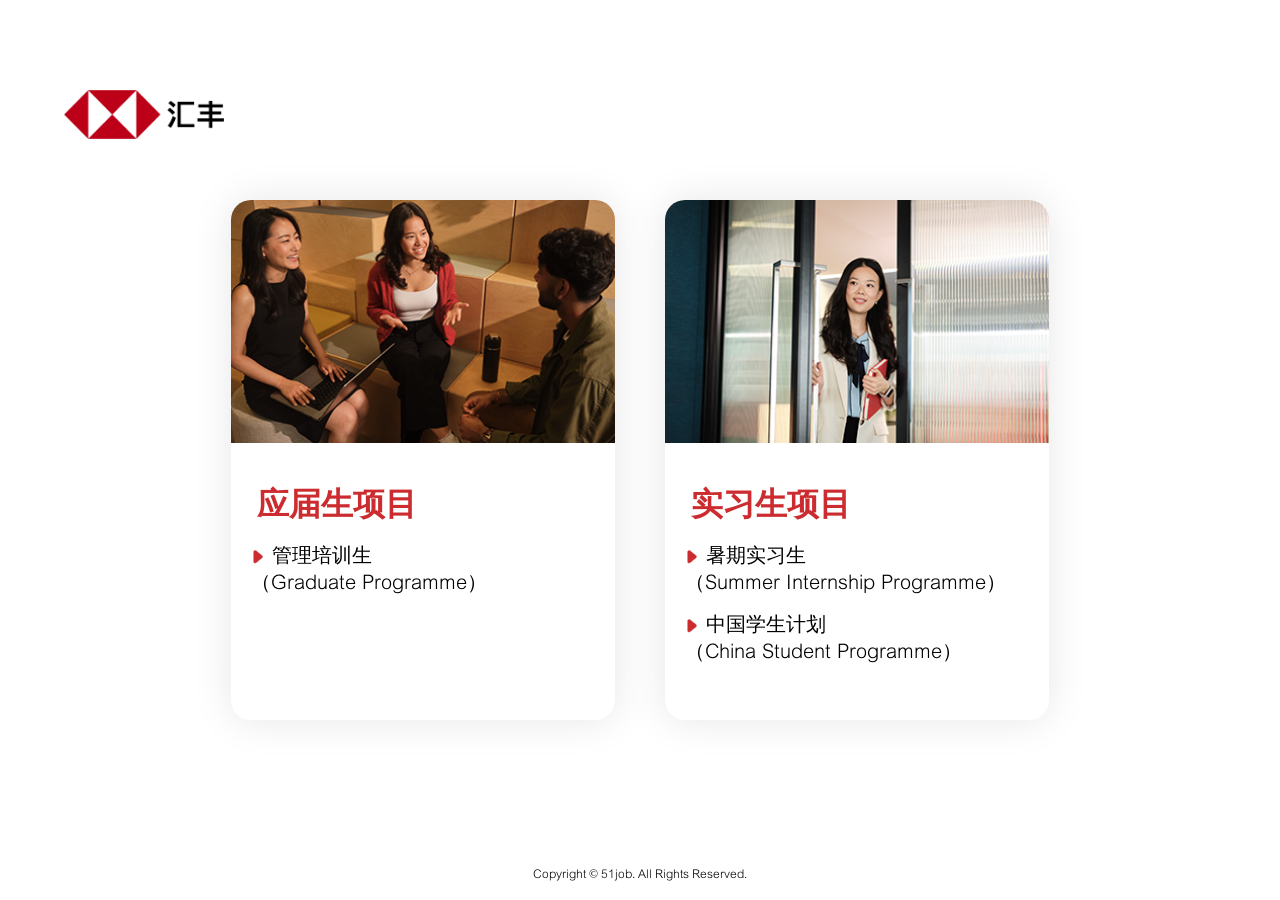
<file: index.html>
<!DOCTYPE html>
<html lang="en">
  <head>
    <!-- JSl70ee6Jeu8oxGMrnHo3wvqVj9bJJhqny8ovd8jeAdW8zS6lGyMfg4YvP5ZGYLPdS2XzC8arn1nfU9tlh5NT6Po3hvJfE0NNgPdnr4VinI= -->
    <!-- 是否使用数据接口：否 -->
    <meta charset="UTF-8" />
    <meta name="viewport" content="width=device-width, initial-scale=1.0" />
    <meta http-equiv="X-UA-Compatible" content="ie=edge" />
    <meta http-equiv="Content-Type" content="text/html; charset=utf-8" />
    <meta name="viewport" content="width=device-width,initial-scale=1" />
    <title>汇丰银行2026校园招聘</title>
    <meta
      content="汇丰银行2026校园招聘，前程无忧为您提供最新招聘职位，校园招聘信息，面试技巧等。帮助您顺利踏入汇丰银行2026校园的大门，开启一段崭新的职业生涯。"
      name="description"
    />
    <meta
      content="汇丰银行2026校园招聘,汇丰银行2026校园招聘信息,汇丰银行2026校园招聘"
      name="keywords"
    />
    <meta http-equiv="expires" content="0" />
    <meta http-equiv="pragma" content="no-cache" />
    <meta http-equiv="cache-control" content="no-cache" />
    <meta name="format-detection" content="telephone=no" />
    <meta
      name="viewport"
      content="width=device-width,initial-scale=1,minimum-scale=1,maximum-scale=1,user-scalable=no"
    />
    <meta name="viewport" content="width=1280" />
    <meta name="robots" content="all" />
    <meta http-equiv="cache-control" content="no-siteapp" />
    <meta name="render" content="webkit|ie-comp|ie-stand" />
    <link rel="stylesheet" href="./css/reset.min.css" />
    <!-- <link rel="stylesheet" href="./css/style.css"> -->
    <!-- <script src="https://campus.51job.com/51job-ideal-cdn/ienv/2022d1d1d5/ienv.min.js"></script>
  <script src="https://campus.51job.com/51job-ideal-cdn/jquery/2022d1d12d4/jquery.min.js"></script> -->
    <script type="text/javascript">
      if (/(iPhone|iPad|iPod|iOS|Android)/i.test(navigator.userAgent)) {
        window.location.href = "./m/index.html";
      } else {
      }
    </script>
    <!-- 51统计 -->
    <link rel="stylesheet" type="text/css" href="css/reset.min.css" />
    <script>
      var sId = "2bcb8d4c5956c9aa0345824df34c0d81";
      show = document.createElement("script");
      show.src = "//analysis.51job.com/show.js?" + sId;
      var headElement = document.getElementsByTagName("head")[0];
      headElement.appendChild(show);
    </script>

    <style type="text/css">
      body {
        font-family: "light";
      }
      /*版权*/
      .copyright {
        position: absolute;
        bottom: 0;
        width: 100%;
        text-align: center;
        height: 50px;
        line-height: 50px;
        color: #000;
        font-size: 12px;
        z-index: 20;
      }

      #demo1 {
        height: 100vh;
        width: 100%;
        position: relative;
        /* background: url(images/zsj.png) no-repeat top left/100% 100%; */
        background: #ffffff;
      }
      .s1-content {
        height: calc(100% - 160px); /* 设置容器高度为 100% */
        display: flex;
        flex-direction: column;
        justify-content: center; /* 水平居中 */
        align-items: center; /* 垂直居中 */
      }
      .navbox {
        display: flex;
        justify-content: center; /* 水平居中 */
        align-items: center; /* 垂直居中 */
        cursor: pointer;
      }
      .navbox .l,
      .navbox .r,
      .navbox .c {
        width: 384px;
        height: 520px;
        background-color: #ffffff;
        box-shadow: 0px 0px 40px 0px rgba(0, 0, 0, 0.1);
        border-radius: 20px;
        margin-top: 180px;
      }
      .navbox .l img,
      .navbox .r img,
      .navbox .c img {
        width: 100%;
        border-radius: 20px 20px 0px 0px;
      }
      .navbox .l {
        margin-right: 50px;
      }
      .navbox p {
        padding-left: 20px;
        padding-bottom: 15px;
        box-sizing: border-box;
        font-size: 20px;
      }
      .navbox h2 {
        font-size: 32px;
        color: #cc2c2f;
        padding: 36px 0px 15px 26px;
        box-sizing: border-box;
      }
      @media (max-width: 1200px) {
        .navbox .l,
        .navbox .r,
        .navbox .c {
          flex: 1;
          width: auto;
          height: 520px;
          background-color: #ffffff;
          box-shadow: 0px 0px 40px 0px rgba(0, 0, 0, 0.1);
          border-radius: 20px;
          margin-top: 180px;
        }
      }
      .logo {
        position: absolute;
        top: 10%;
        left: 5%;
        box-sizing: border-box;
        width: 160px;
        height: 49px;
      }
      .sjx {
        width: 15px !important;
        height: 15px !important;
        vertical-align: middle;
        /* margin-right: 15px; */
      }
      .navbox a {
        color: #000;
      }

      @font-face {
        font-family: light;
        src: url("../font/light.woff") format("truetype");
      }
    </style>
  </head>

  <body>
    <!-- <div class="ent">
    <a href="about.html"><img src="images/ent.png"></a>
  </div> -->
    <div id="demo1">
      <div class="s1-content">
        <img class="logo" alt="logo" src="images/logo.png" />
        <div class="navbox">
          <div class="l">
            <img alt="logo" src="images/pic10.png" />
            <h2>应届生项目</h2>
            <a href="about1.html">
              <p>
                <img class="sjx" src="images/sjx.png" />
                管理培训生<br />（Graduate Programme）
              </p>
            </a>
            <!-- <a href="about2.html">
            <p>
              <img class="sjx" src="images/sjx.png" />
              未来领袖计划<br>（Supernova Programme）
             </p>
          </a> -->
          </div>
          <div class="c">
            <img alt="logo" src="images/pic9.png" />
            <h2>实习生项目</h2>
            <a href="sip.html">
              <p>
                <img class="sjx" src="images/sjx.png" />
                暑期实习生<br />
                （Summer Internship Programme）
              </p>
            </a>
            <a href="csp.html">
              <p>
                <img class="sjx" src="images/sjx.png" />
                <span>
                  中国学生计划<br />
                  （China Student Programme）
                </span>
              </p>
            </a>
          </div>
          <!-- <div class="r">
          <img alt="logo" src="images/pic3.jpg" />
          <h2>
            汇聚英才·成就未来
          </h2>
          <a target="_blank" href="https://campus.51job.com/competition">
           <p>
            <img class="sjx" src="images/sjx.png" />
            <span>
              汇丰中国未来商业领袖挑战赛
            </span>
           </p>
          </a>
        </div> -->
        </div>
      </div>
      <!-- <img class="slogan" alt="logo" src="images/slogan.png" /> -->
    </div>
    <div class="copyright">
      <p>
        Copyright © 51job. All Rights Reserved.
        <!-- <img src="images/hand.png" />未经51job.com同意，不得转载本网站之所有招聘信息及作品；无忧工作网版权所有&copy;1999-
      <script>
        document.write((new Date()).getFullYear())
      </script> -->
      </p>
    </div>
  </body>
</html>
</file>
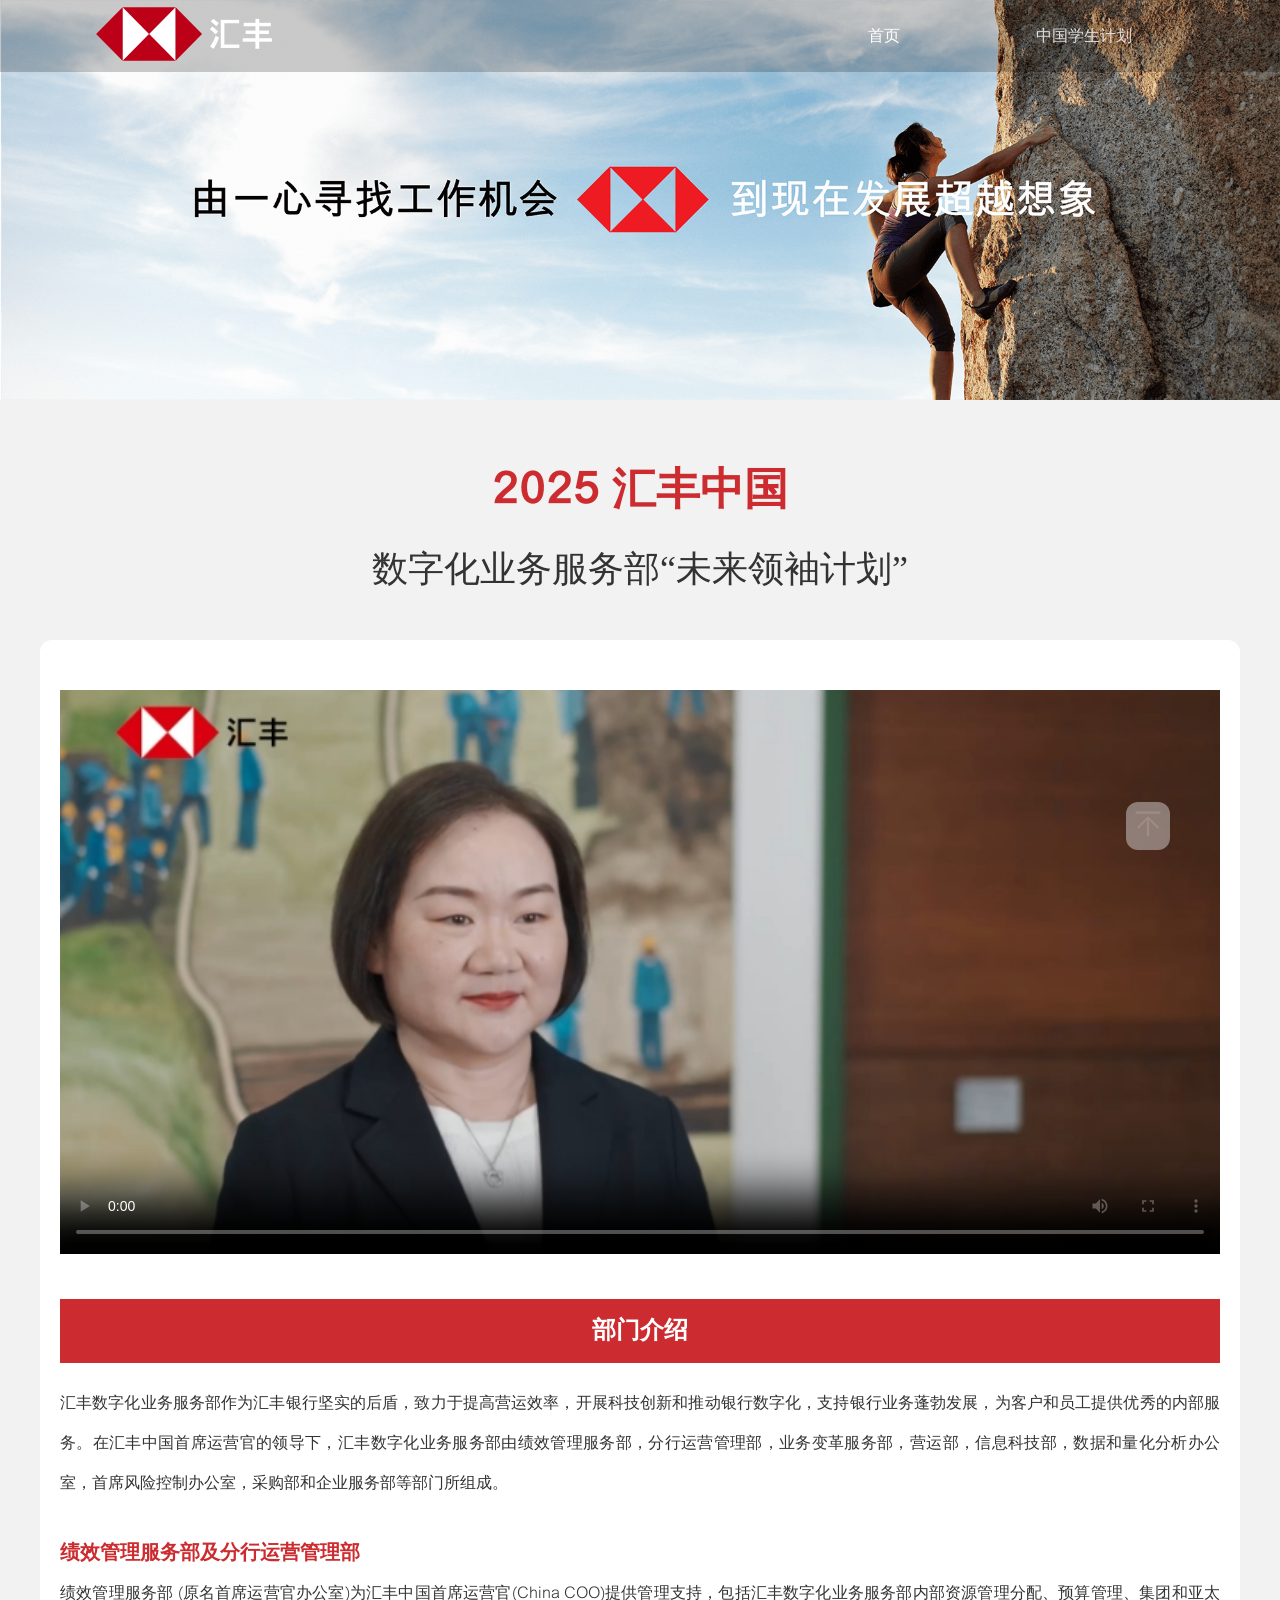
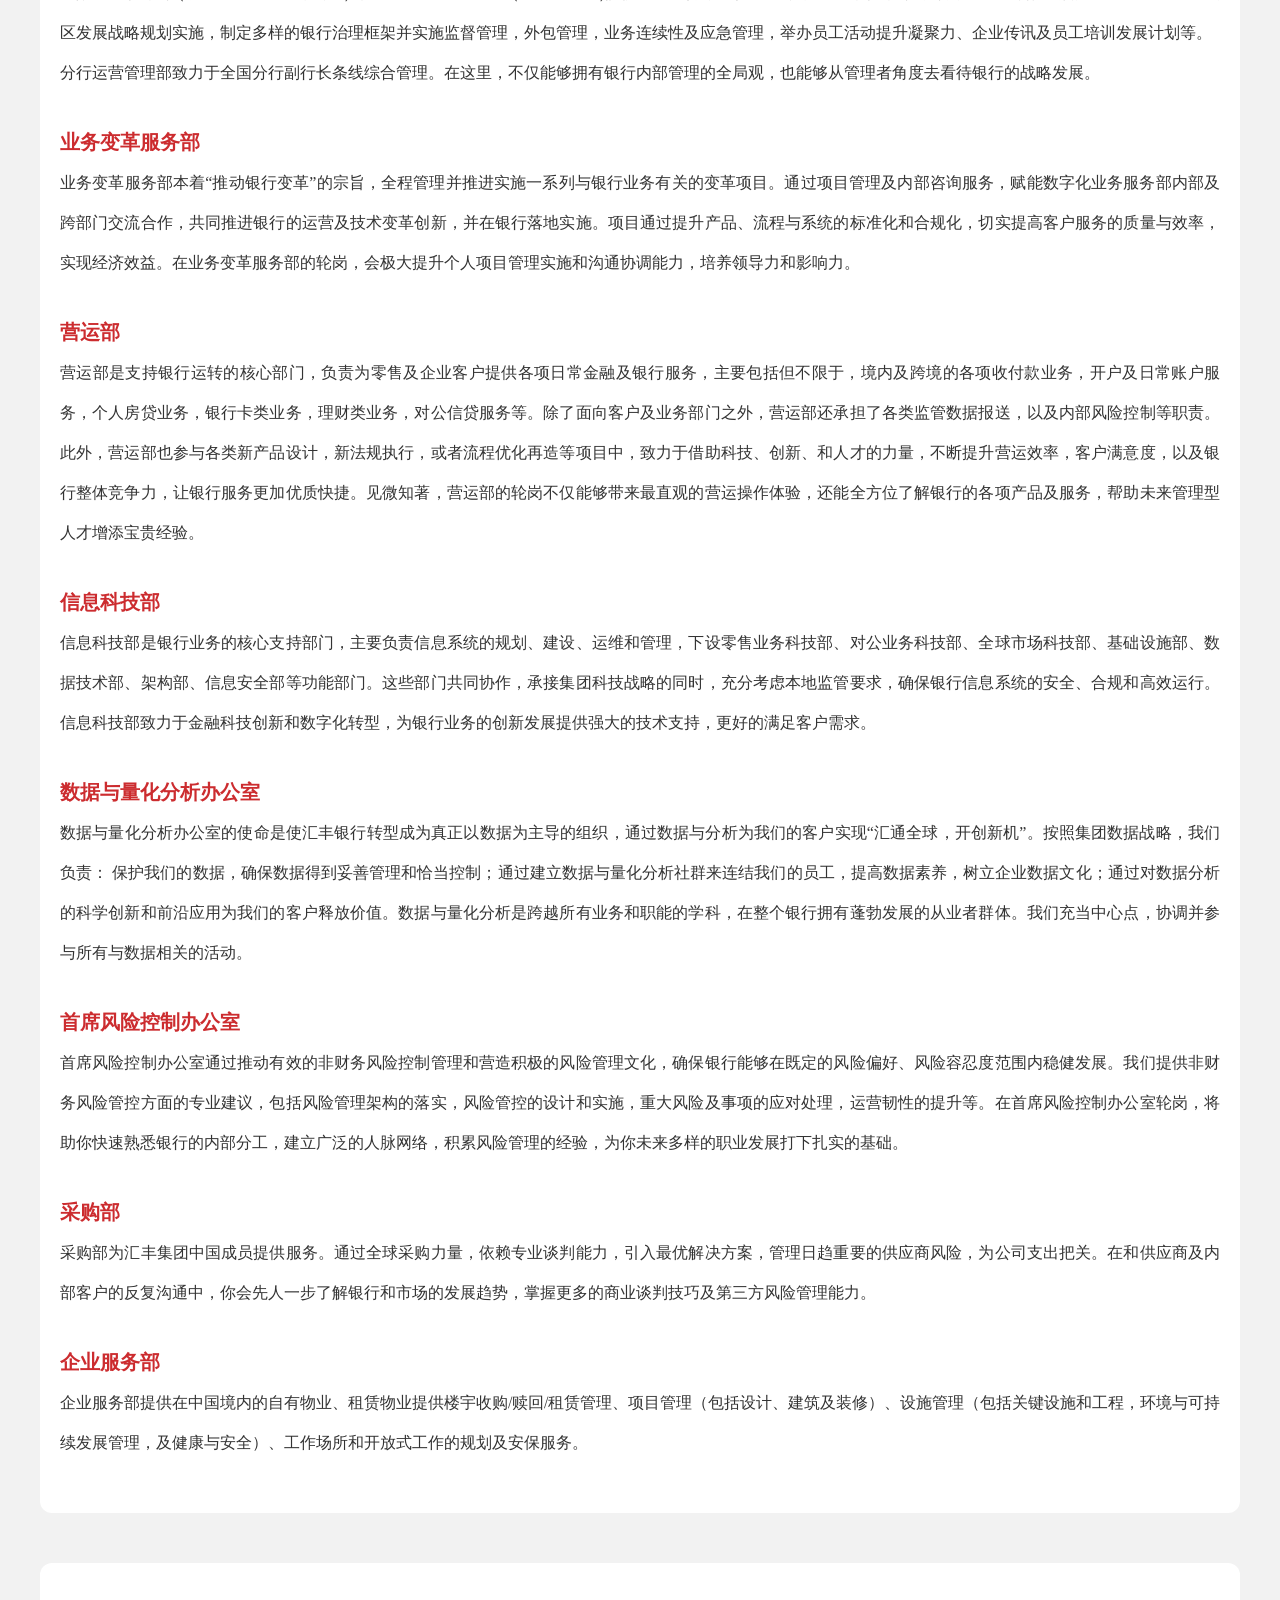
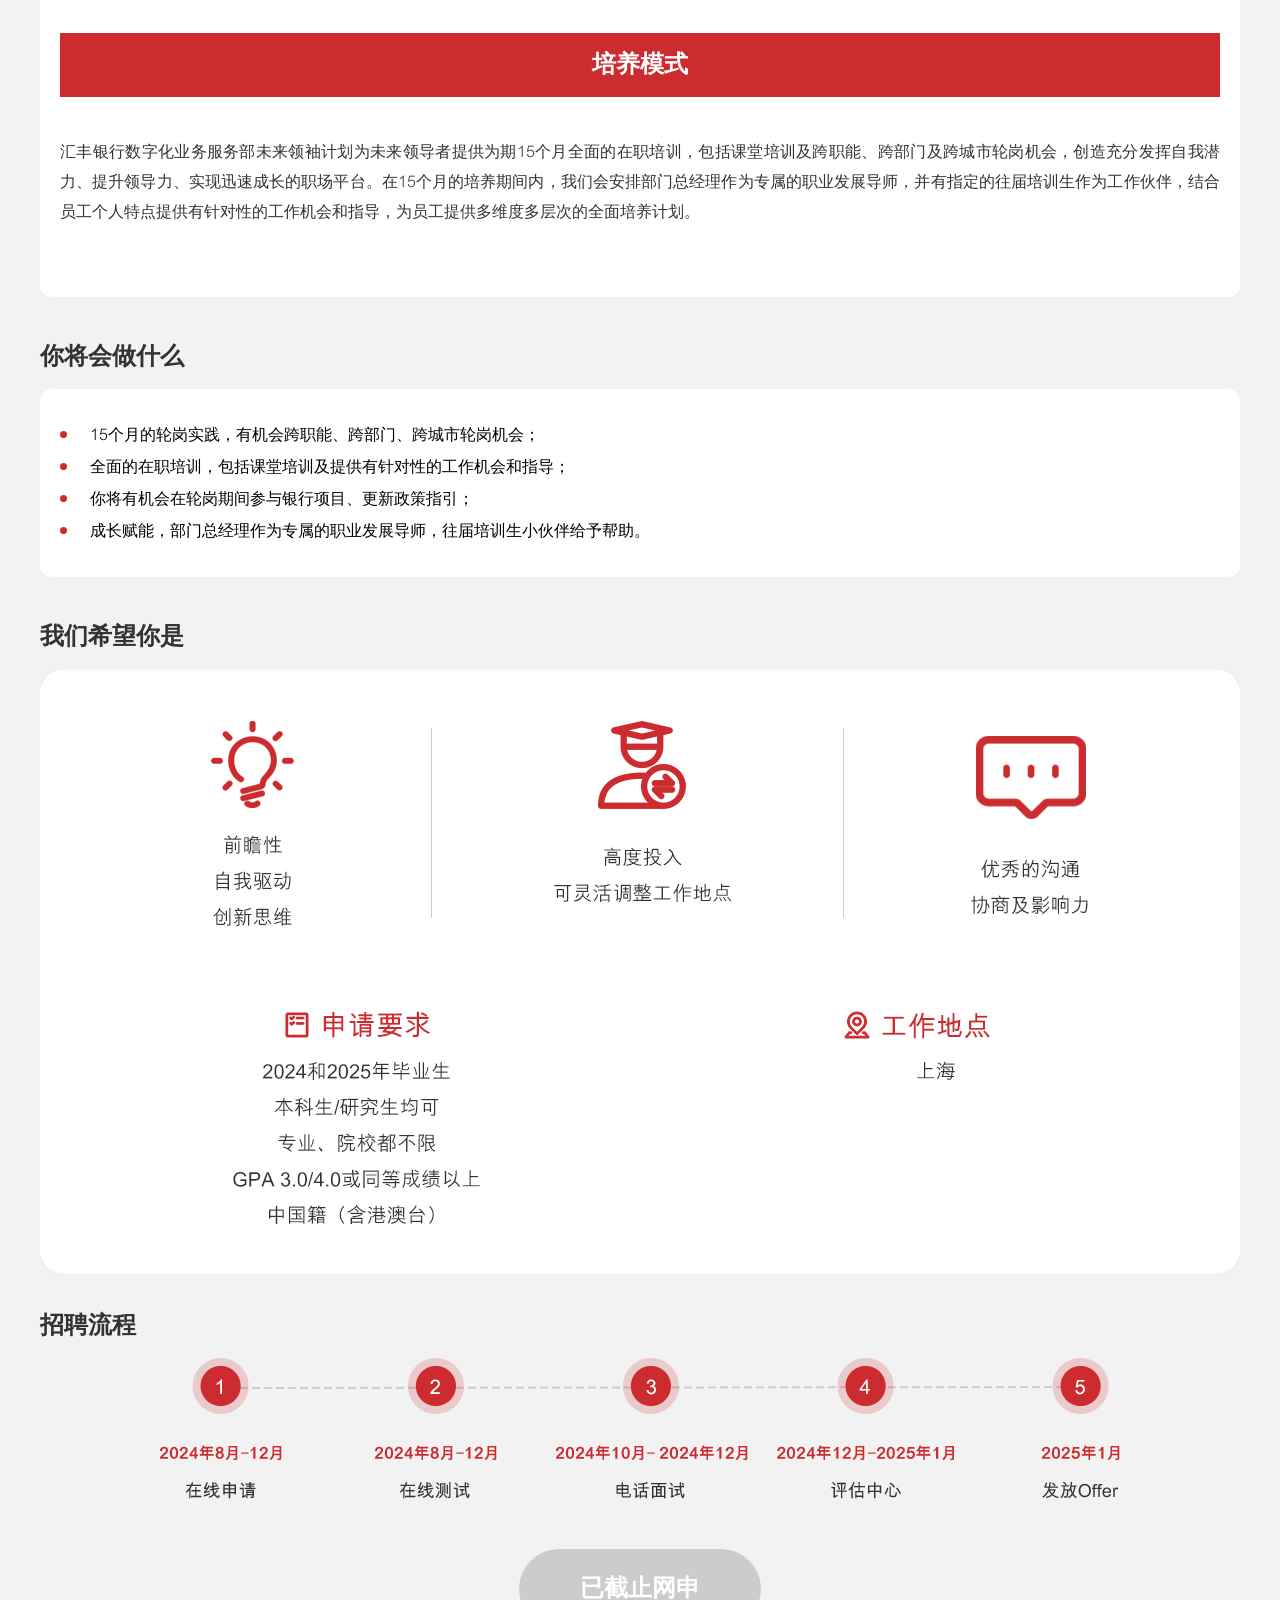
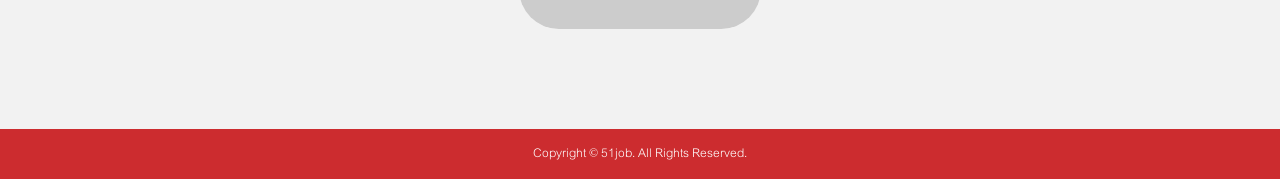
<file: about2.html>
<!DOCTYPE html>
<html>
  <head>
    <!-- JSl70ee6Jeu8oxGMrnHo3wvqVj9bJJhqny8ovd8jeAdW8zS6lGyMfg4YvP5ZGYLPdS2XzC8arn1nfU9tlh5NT6Po3hvJfE0NNgPdnr4VinI= -->
    <!-- 是否使用数据接口：否 -->
    <meta charset="UTF-8" />
    <meta name="viewport" content="width=device-width, initial-scale=1.0" />
    <meta http-equiv="X-UA-Compatible" content="ie=edge" />
    <meta http-equiv="Content-Type" content="text/html; charset=utf-8" />
    <meta name="viewport" content="width=device-width,initial-scale=1" />
    <title>汇丰银行2026校园招聘</title>
    <meta
      content="汇丰银行2026校园招聘，前程无忧为您提供最新招聘职位，校园招聘信息，面试技巧等。帮助您顺利踏入汇丰银行2026校园的大门，开启一段崭新的职业生涯。"
      name="description"
    />
    <meta
      content="汇丰银行2026校园招聘,汇丰银行2026校园招聘信息,汇丰银行2026校园招聘"
      name="keywords"
    />
    <meta http-equiv="expires" content="0" />
    <meta http-equiv="pragma" content="no-cache" />
    <meta http-equiv="cache-control" content="no-cache" />
    <meta name="format-detection" content="telephone=no" />
    <meta
      name="viewport"
      content="width=device-width,initial-scale=1,minimum-scale=1,maximum-scale=1,user-scalable=no"
    />
    <meta name="viewport" content="width=1280" />
    <meta name="robots" content="all" />
    <meta http-equiv="cache-control" content="no-siteapp" />
    <meta name="render" content="webkit|ie-comp|ie-stand" />
    <link href="css/reset.min.css" rel="stylesheet" type="text/css" />
    <link href="css/style.css" rel="stylesheet" type="text/css" />
    <link
      rel="stylesheet"
      href="https://campus.51job.com/51job-ideal-cdn/swiper/2022d5d2d0/swiper.min.css"
    />
    <link
      rel="stylesheet"
      href="https://cdnjs.cloudflare.com/ajax/libs/animate.css/4.1.1/animate.min.css"
    />
    <!-- <link rel="stylesheet" href="css/animate.min.css"> -->
    <link rel="stylesheet" type="text/css" href="css/certify.css" />
    <script type="text/javascript">
      if (/(iPhone|iPad|iPod|iOS|Android)/i.test(navigator.userAgent)) {
        // h5
        window.location.href = "https://campus.51job.com/hsbc/m/about2.html";
      } else {
      }
    </script>
  </head>

  <body ctmid="" baseUrl="" jobdata="js/main.js">
    <div id="wrap">
      <div class="header">
        <div class="top top1">
          <div class="clearfix">
            <div class="inner">
              <div class="logo">
                <img src="images/logo2.png" alt="" />
              </div>
              <ul class="nav1 clearfix">
                <li><a href="index.html" forCheck="nav">首页</a></li>
                <!-- <li class="nav3box">
                                    <a href="about1.html" forCheck="nav">管理培训生</a>
                                    <div class="nav3">
                                        <div>
                                           <a href="about1.html">项目介绍</a>
                                        </div>
                                        <div>
                                            <a href="about5.html">
                                                申请攻略及常见问题
                                            </a>
                                        </div>
                                    </div>
                                </li>
                                <li><a href="about2.html" forCheck="nav" class="on">未来领袖计划</a></li> -->
                <!-- <li><a href="sip.html" forCheck="nav">暑期实习生</a></li> -->
                <!-- <li><a target="_blank" href="https://campus.51job.com/competition" forCheck="nav">商业领袖挑战赛</a></li> -->
                <li><a href="csp.html" forCheck="nav">中国学生计划</a></li>
              </ul>
            </div>
          </div>
        </div>
        <div class="top top2">
          <div class="clearfix">
            <div class="inner">
              <div class="logo">
                <img src="images/logo.png" alt="" />
              </div>
              <ul class="nav1 nav4 clearfix">
                <li><a href="index.html" forCheck="nav">首页</a></li>
                <!-- <li class="nav3box">
                                    <a href="about1.html" forCheck="nav">管理培训生</a>
                                    <div class="nav3">
                                        <div>
                                           <a href="about1.html">项目介绍</a>
                                        </div>
                                        <div>
                                            <a href="about5.html">
                                                申请攻略及常见问题
                                            </a>
                                        </div>
                                    </div>
                                </li>
                                <li><a href="about2.html"  class="on" forCheck="nav">未来领袖计划</a></li> -->
                <!-- <li><a href="sip.html" forCheck="nav">暑期实习生</a></li> -->
                <!-- <li><a target="_blank" href="https://campus.51job.com/competition" forCheck="nav">商业领袖挑战赛</a></li> -->
                <li><a href="csp.html" forCheck="nav">中国学生计划</a></li>
              </ul>
            </div>
          </div>
        </div>
        <div class="banner">
          <img src="images/s1/banner.png" alt="" />
        </div>
      </div>
      <div class="main wlbox">
        <div class="inner clearfix">
          <div class="titlebox">
            <h2>2025 汇丰中国</h2>
            <p>数字化业务服务部“未来领袖计划”</p>
          </div>
          <div class="content animate__animated animate__slideInUp">
            <div class="videobox">
              <video
                poster="./images/fm7.jpg"
                src="https://ideal.chinaceotv.com/2024/830/20240829.mp4"
                controls="controls"
              ></video>
            </div>
            <div class="fulture">
              <div class="py">部门介绍</div>
              <p>
                汇丰数字化业务服务部作为汇丰银行坚实的后盾，致力于提高营运效率，开展科技创新和推动银行数字化，支持银行业务蓬勃发展，为客户和员工提供优秀的内部服务。在汇丰中国首席运营官的领导下，汇丰数字化业务服务部由绩效管理服务部，分行运营管理部，业务变革服务部，营运部，信息科技部，数据和量化分析办公室，首席风险控制办公室，采购部和企业服务部等部门所组成。
              </p>
              <p class="xbt">绩效管理服务部及分行运营管理部</p>
              <p>
                绩效管理服务部 (原名首席运营官办公室)为汇丰中国首席运营官(China
                COO)提供管理支持，包括汇丰数字化业务服务部内部资源管理分配、预算管理、集团和亚太区发展战略规划实施，制定多样的银行治理框架并实施监督管理，外包管理，业务连续性及应急管理，举办员工活动提升凝聚力、企业传讯及员工培训发展计划等。
              </p>
              <p>
                分行运营管理部致力于全国分行副行长条线综合管理。在这里，不仅能够拥有银行内部管理的全局观，也能够从管理者角度去看待银行的战略发展。
              </p>
              <p class="xbt">业务变革服务部</p>
              <p>
                业务变革服务部本着“推动银行变革”的宗旨，全程管理并推进实施一系列与银行业务有关的变革项目。通过项目管理及内部咨询服务，赋能数字化业务服务部内部及跨部门交流合作，共同推进银行的运营及技术变革创新，并在银行落地实施。项目通过提升产品、流程与系统的标准化和合规化，切实提高客户服务的质量与效率，实现经济效益。在业务变革服务部的轮岗，会极大提升个人项目管理实施和沟通协调能力，培养领导力和影响力。
              </p>
              <p class="xbt">营运部</p>
              <p>
                营运部是支持银行运转的核心部门，负责为零售及企业客户提供各项日常金融及银行服务，主要包括但不限于，境内及跨境的各项收付款业务，开户及日常账户服务，个人房贷业务，银行卡类业务，理财类业务，对公信贷服务等。除了面向客户及业务部门之外，营运部还承担了各类监管数据报送，以及内部风险控制等职责。此外，营运部也参与各类新产品设计，新法规执行，或者流程优化再造等项目中，致力于借助科技、创新、和人才的力量，不断提升营运效率，客户满意度，以及银行整体竞争力，让银行服务更加优质快捷。见微知著，营运部的轮岗不仅能够带来最直观的营运操作体验，还能全方位了解银行的各项产品及服务，帮助未来管理型人才增添宝贵经验。
              </p>
              <p class="xbt">信息科技部</p>
              <p>
                信息科技部是银行业务的核心支持部门，主要负责信息系统的规划、建设、运维和管理，下设零售业务科技部、对公业务科技部、全球市场科技部、基础设施部、数据技术部、架构部、信息安全部等功能部门。这些部门共同协作，承接集团科技战略的同时，充分考虑本地监管要求，确保银行信息系统的安全、合规和高效运行。信息科技部致力于金融科技创新和数字化转型，为银行业务的创新发展提供强大的技术支持，更好的满足客户需求。
              </p>
              <p class="xbt">数据与量化分析办公室</p>
              <p>
                数据与量化分析办公室的使命是使汇丰银行转型成为真正以数据为主导的组织，通过数据与分析为我们的客户实现“汇通全球，开创新机”。按照集团数据战略，我们负责：
                保护我们的数据，确保数据得到妥善管理和恰当控制；通过建立数据与量化分析社群来连结我们的员工，提高数据素养，树立企业数据文化；通过对数据分析的科学创新和前沿应用为我们的客户释放价值。数据与量化分析是跨越所有业务和职能的学科，在整个银行拥有蓬勃发展的从业者群体。我们充当中心点，协调并参与所有与数据相关的活动。
              </p>
              <p class="xbt">首席风险控制办公室</p>
              <p>
                首席风险控制办公室通过推动有效的非财务风险控制管理和营造积极的风险管理文化，确保银行能够在既定的风险偏好、风险容忍度范围内稳健发展。我们提供非财务风险管控方面的专业建议，包括风险管理架构的落实，风险管控的设计和实施，重大风险及事项的应对处理，运营韧性的提升等。在首席风险控制办公室轮岗，将助你快速熟悉银行的内部分工，建立广泛的人脉网络，积累风险管理的经验，为你未来多样的职业发展打下扎实的基础。
              </p>
              <p class="xbt">采购部</p>
              <p>
                采购部为汇丰集团中国成员提供服务。通过全球采购力量，依赖专业谈判能力，引入最优解决方案，管理日趋重要的供应商风险，为公司支出把关。在和供应商及内部客户的反复沟通中，你会先人一步了解银行和市场的发展趋势，掌握更多的商业谈判技巧及第三方风险管理能力。
              </p>
              <p class="xbt">企业服务部</p>
              <p>
                企业服务部提供在中国境内的自有物业、租赁物业提供楼宇收购/赎回/租赁管理、项目管理（包括设计、建筑及装修）、设施管理（包括关键设施和工程，环境与可持续发展管理，及健康与安全）、工作场所和开放式工作的规划及安保服务。
              </p>
            </div>
          </div>

          <!-- 培养模式 -->
          <div class="content animate__animated animate__slideInUp pyms">
            <div class="py">培养模式</div>
            <p>
              汇丰银行数字化业务服务部未来领袖计划为未来领导者提供为期15个月全面的在职培训，包括课堂培训及跨职能、跨部门及跨城市轮岗机会，创造充分发挥自我潜力、提升领导力、实现迅速成长的职场平台。在15个月的培养期间内，我们会安排部门总经理作为专属的职业发展导师，并有指定的往届培训生作为工作伙伴，结合员工个人特点提供有针对性的工作机会和指导，为员工提供多维度多层次的全面培养计划。
            </p>
          </div>
          <p class="xb-l">你将会做什么</p>
          <div class="content doit">
            <div class="cirbox">
              <p>15个月的轮岗实践，有机会跨职能、跨部门、跨城市轮岗机会；</p>
              <p>
                全面的在职培训，包括课堂培训及提供有针对性的工作机会和指导；
              </p>
              <p>你将有机会在轮岗期间参与银行项目、更新政策指引；</p>
              <p>
                成长赋能，部门总经理作为专属的职业发展导师，往届培训生小伙伴给予帮助。
              </p>
            </div>
          </div>
          <p class="xb-l">我们希望你是</p>
          <!-- <div class="content">
                        <div class="picbox">
                            <img src="images/pic3.png" alt="" />
                        </div>
                    </div> -->
          <div class="picbox">
            <img src="images/pic8.png" alt="" />
          </div>
          <p class="xb-l">招聘流程</p>
          <div class="picbox lcbox">
            <img src="images/lc.png" alt="" />
          </div>
          <!-- <a class="click-web" href="https://hsbc.taleo.net/careersection/external/jobdetail.ftl?lang=en_gb&job=0000KKA5">
                        <div class="submit">
                           已截止网申
                        </div>
                    </a> -->
          <div class="submit closeSubmit">已截止网申</div>
        </div>
        <!-- <div class="nav2 animate__animated animate__fadeIn">
                    <ul>
                        <li>
                           <a href="#qqyqbox">
                            <img src="images/wjx1.png" alt="" />申请要求
                           </a>
                        </li>
                        <li>
                            <a href="about5.html">
                                <img src="images/wt1.png" alt="" />常见问题
                            </a>
                        </li>
                    </ul>
                </div> -->
      </div>

      <div class="copyright">
        Copyright © 51job. All Rights Reserved.
        <!-- 未经51job.com同意，不得转载本网站之所有招聘信息及作品；无忧工作网版权所有&copy;1999-<script>
                    document.write((new Date()).getFullYear())
                </script> -->
      </div>
    </div>

    <script type="text/javascript" src="js/jquery.min.js"></script>

    <script type="text/javascript" src="js/qq.js"></script>
    <script type="text/javascript" src="js/main.js"></script>
    <script type="text/javascript"></script>
  </body>
</html>
</file>
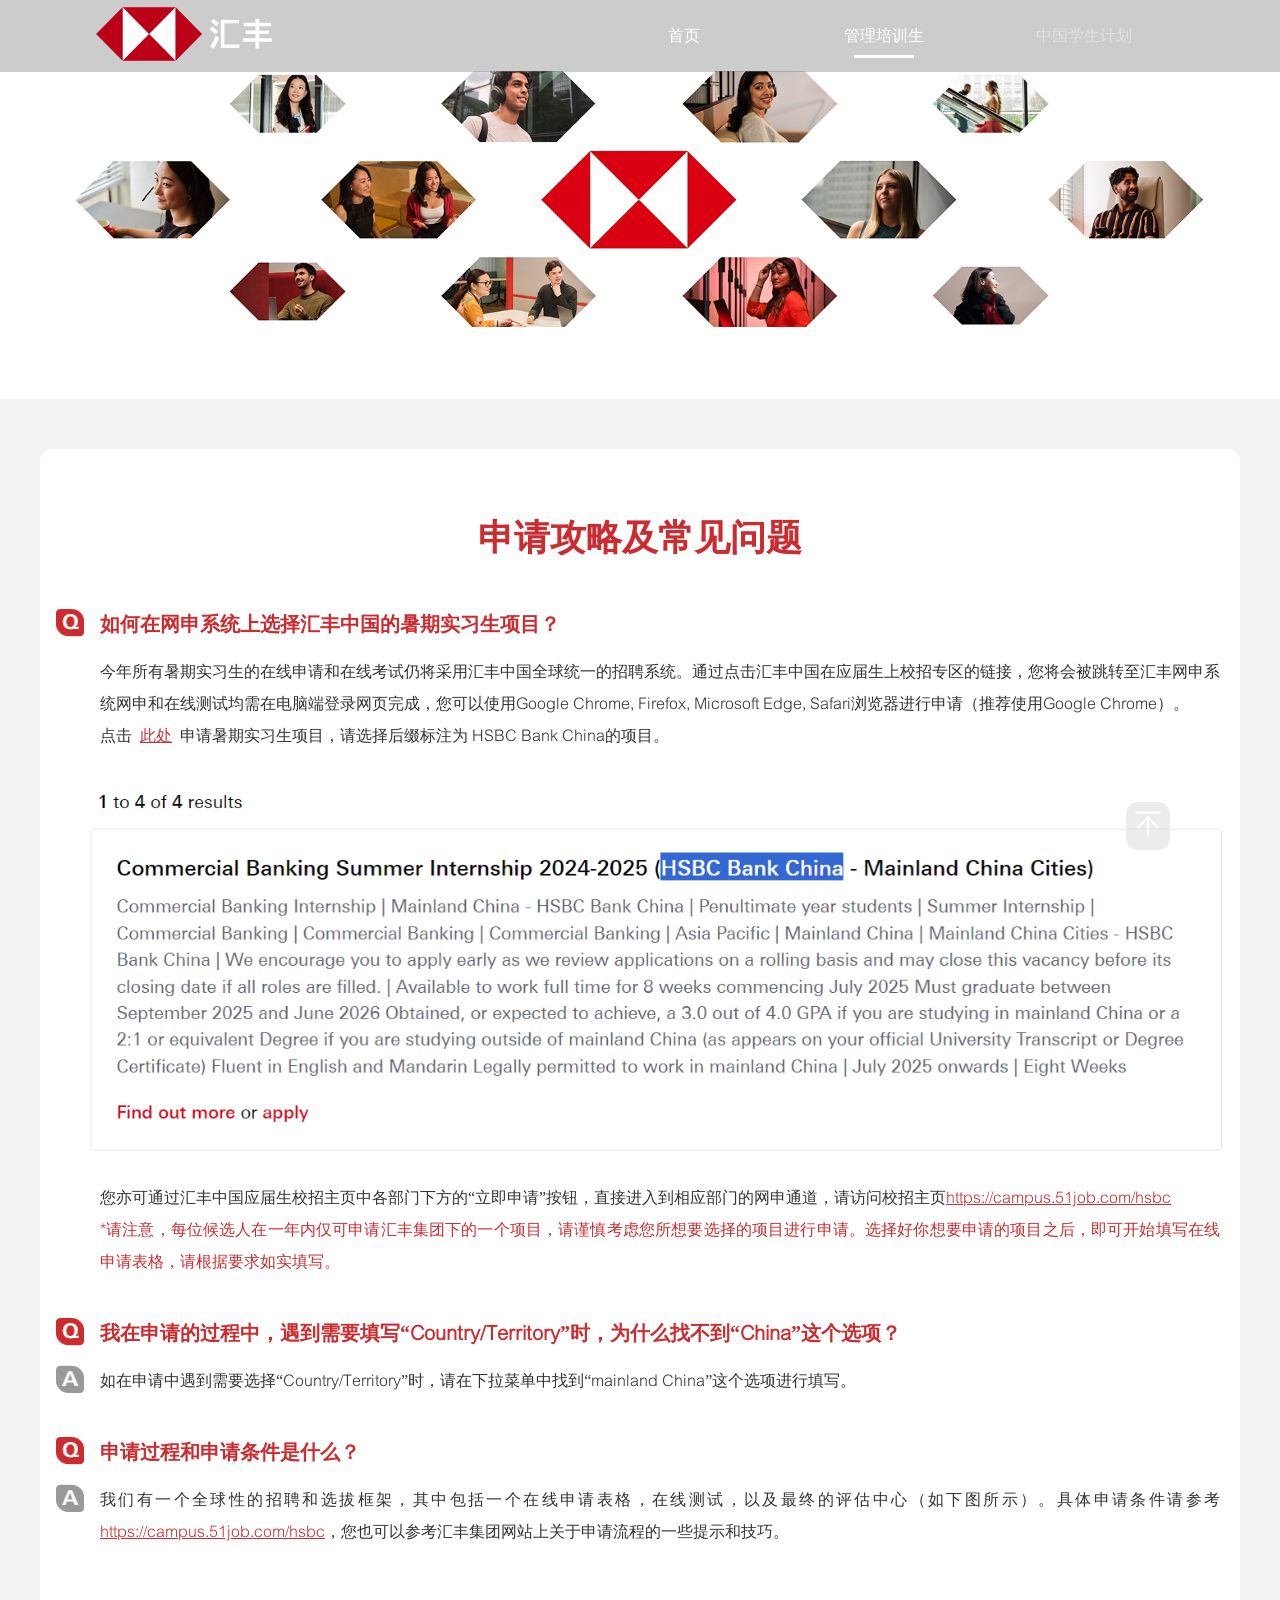
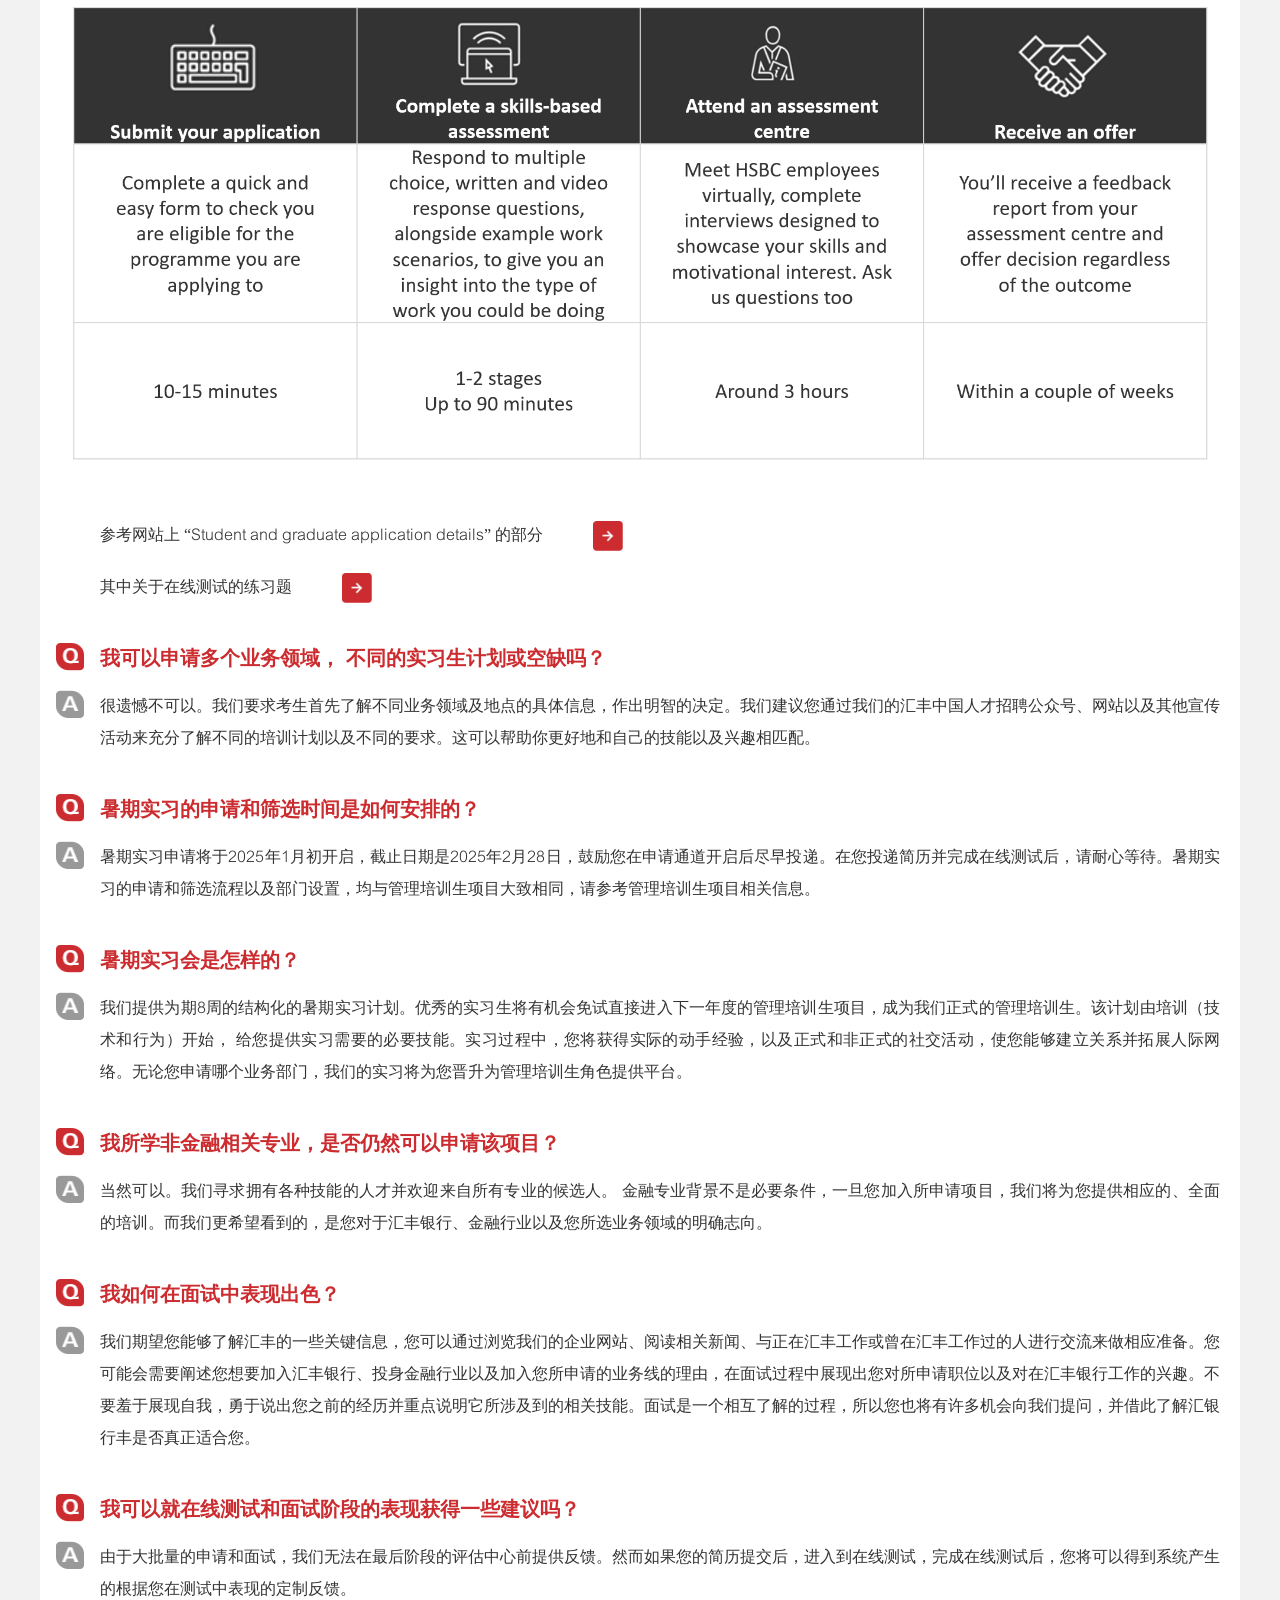
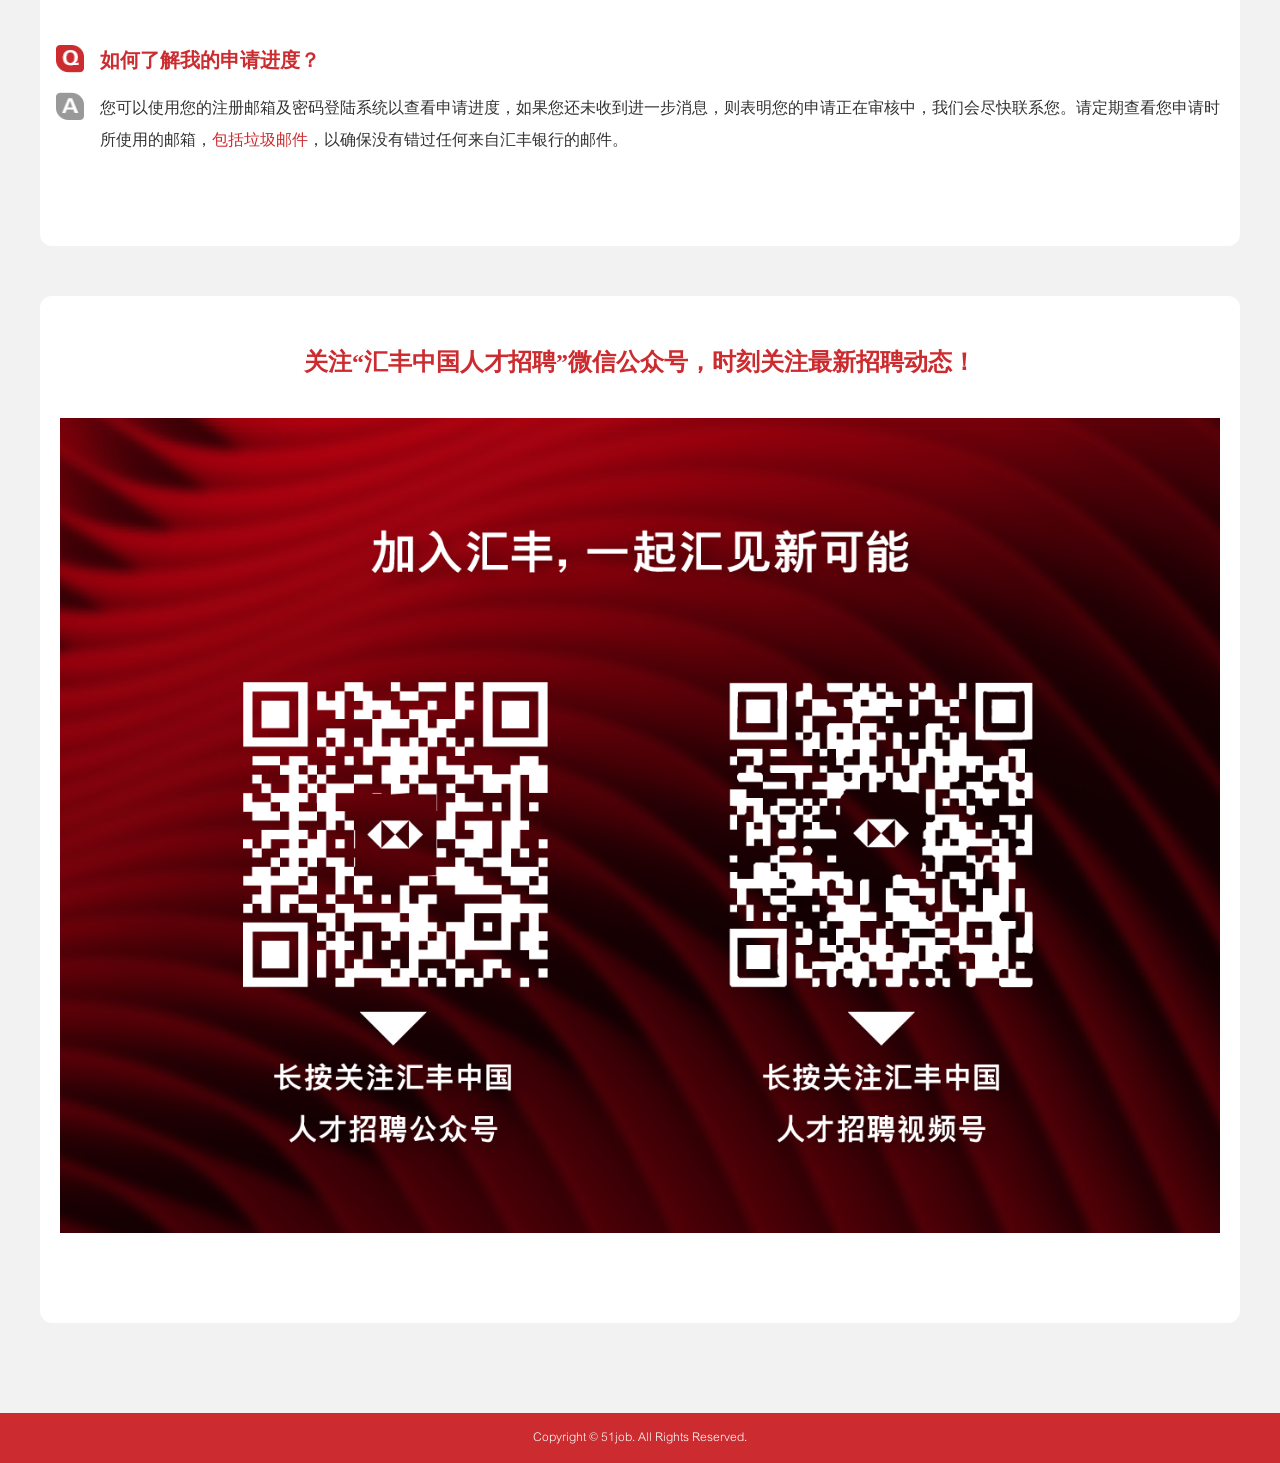
<file: about5.html>
<!DOCTYPE html>
<html>
  <head>
    <!-- JSl70ee6Jeu8oxGMrnHo3wvqVj9bJJhqny8ovd8jeAdW8zS6lGyMfg4YvP5ZGYLPdS2XzC8arn1nfU9tlh5NT6Po3hvJfE0NNgPdnr4VinI= -->
    <!-- 是否使用数据接口：否 -->
    <meta charset="UTF-8" />
    <meta name="viewport" content="width=device-width, initial-scale=1.0" />
    <meta http-equiv="X-UA-Compatible" content="ie=edge" />
    <meta http-equiv="Content-Type" content="text/html; charset=utf-8" />
    <meta name="viewport" content="width=device-width,initial-scale=1" />
    <title>汇丰银行2026校园招聘</title>
    <meta
      content="汇丰银行2026校园招聘，前程无忧为您提供最新招聘职位，校园招聘信息，面试技巧等。帮助您顺利踏入汇丰银行2026校园的大门，开启一段崭新的职业生涯。"
      name="description"
    />
    <meta
      content="汇丰银行2026校园招聘,汇丰银行2026校园招聘信息,汇丰银行2026校园招聘"
      name="keywords"
    />
    <meta http-equiv="expires" content="0" />
    <meta http-equiv="pragma" content="no-cache" />
    <meta http-equiv="cache-control" content="no-cache" />
    <meta name="format-detection" content="telephone=no" />
    <meta
      name="viewport"
      content="width=device-width,initial-scale=1,minimum-scale=1,maximum-scale=1,user-scalable=no"
    />
    <meta name="viewport" content="width=1280" />
    <meta name="robots" content="all" />
    <meta http-equiv="cache-control" content="no-siteapp" />
    <meta name="render" content="webkit|ie-comp|ie-stand" />
    <link href="css/reset.min.css" rel="stylesheet" type="text/css" />
    <link href="css/style.css" rel="stylesheet" type="text/css" />
    <link
      rel="stylesheet"
      href="https://campus.51job.com/51job-ideal-cdn/swiper/2022d5d2d0/swiper.min.css"
    />
    <link
      rel="stylesheet"
      href="https://cdnjs.cloudflare.com/ajax/libs/animate.css/4.1.1/animate.min.css"
    />
    <!-- <link rel="stylesheet" href="css/animate.min.css"> -->
    <link rel="stylesheet" type="text/css" href="css/certify.css" />
    <script type="text/javascript">
      if (/(iPhone|iPad|iPod|iOS|Android)/i.test(navigator.userAgent)) {
        // h5
        window.location.href = "https://campus.51job.com/hsbc/m/about5.html";
      } else {
      }
    </script>
  </head>

  <body ctmid="" baseUrl="" jobdata="js/main.js">
    <div id="wrap">
      <div class="header">
        <div class="top top1">
          <div class="clearfix">
            <div class="inner">
              <div class="logo">
                <img src="images/logo2.png" alt="" />
              </div>
              <ul class="nav1 clearfix">
                <li><a href="index.html" forCheck="nav">首页</a></li>
                <li class="nav3box">
                  <a class="on" href="about1.html" forCheck="nav">管理培训生</a>
                  <!-- <div class="nav3">
                                        <div>
                                           <a href="about1.html">项目介绍</a>
                                        </div>
                                        <div>
                                            <a href="about5.html">
                                                申请攻略及常见问题
                                            </a>
                                        </div>
                                    </div> -->
                </li>
                <!-- <li><a href="about2.html" forCheck="nav">未来领袖计划</a></li> -->
                <!-- <li><a href="sip.html" forCheck="nav">暑期实习生</a></li> -->
                <!-- <li class="nav3box">
                                    <a href="sip.html" forCheck="nav" class="on">暑期实习生</a>
                                    <div class="nav3">
                                        <div>
                                           <a href="sip.html">项目介绍</a>
                                        </div>
                                        <div>
                                            <a href="about5.html">
                                                申请攻略及常见问题
                                            </a>
                                        </div>
                                    </div>
                                </li> -->
                <!-- <li><a target="_blank" href="https://campus.51job.com/competition" forCheck="nav">商业领袖挑战赛</a></li> -->
                <li><a href="csp.html" forCheck="nav">中国学生计划</a></li>
              </ul>
            </div>
          </div>
        </div>
        <div class="top top2">
          <div class="clearfix">
            <div class="inner">
              <div class="logo">
                <img src="images/logo.png" alt="" />
              </div>
              <ul class="nav1 nav4 clearfix">
                <li><a href="index.html" forCheck="nav">首页</a></li>
                <li class="nav3box">
                  <a class="on" href="about1.html" forCheck="nav">管理培训生</a>
                  <!-- <div class="nav3">
                    <div>
                      <a href="about1.html">项目介绍</a>
                    </div>
                    <div>
                      <a href="about5.html"> 申请攻略及常见问题 </a>
                    </div>
                  </div> -->
                </li>
                <!-- <li><a href="about2.html" forCheck="nav">未来领袖计划</a></li> -->
                <!-- <li><a href="sip.html" forCheck="nav">暑期实习生</a></li> -->
                <!-- <li class="nav3box">
                                    <a href="sip.html" forCheck="nav" class="on">暑期实习生</a>
                                    <div class="nav3">
                                        <div>
                                           <a href="sip.html">项目介绍</a>
                                        </div>
                                        <div>
                                            <a href="about5.html">
                                                申请攻略及常见问题
                                            </a>
                                        </div>
                                    </div>
                                </li> -->
                <!-- <li><a target="_blank" href="https://campus.51job.com/competition" forCheck="nav">商业领袖挑战赛</a></li> -->
                <li><a href="csp.html" forCheck="nav">中国学生计划</a></li>
              </ul>
            </div>
          </div>
        </div>
        <div class="banner">
          <img src="images/s1/banner3.png" alt="" />
        </div>
      </div>
      <div class="main qa-box">
        <div class="inner clearfix">
          <div class="content animate__animated animate__slideInUp">
            <div class="titlebox">
              <h2>申请攻略及常见问题</h2>
            </div>
            <div class="qabox">
              <!-- 1 -->
              <div class="qa">
                <p class="bt">如何在网申系统上选择汇丰中国的暑期实习生项目？</p>
                <p class="dj">
                  今年所有暑期实习生的在线申请和在线考试仍将采用汇丰中国全球统一的招聘系统。通过点击汇丰中国在应届生上校招专区的链接，您将会被跳转至汇丰网申系统网申和在线测试均需在电脑端登录网页完成，您可以使用Google
                  Chrome, Firefox, Microsoft Edge,
                  Safari浏览器进行申请（推荐使用Google Chrome）。
                  <br />点击&ensp;<a
                    class="click-web red"
                    href="https://hsbcearlycareers.groupgti.com/VacancyPosting/Search#!/?facet_field=facetstring_VacancyDetail_Programme_Text:Summer%20Internship&facet_field=facetstring_VacancyDetail_CountryTerritory_Text:Mainland%20China"
                    >此处</a
                  >&ensp;申请暑期实习生项目，请选择后缀标注为 HSBC Bank
                  China的项目。
                </p>
                <div class="picbox">
                  <img src="images/qa/6.png" alt="" />
                </div>
                <!-- <p class="dj">
                                    <br>点击&ensp;<a class="click-web red" href="https://hsbcearlycareers.groupgti.com/VacancyPosting/Search#!/?facet_field=facetstring_VacancyDetail_Location_Text:Mainland%20China%20Cities%20-%20HSBC%20Bank%20China&facet_field=facetstring_VacancyDetail_Programme_Text:Summer%20Internship">此处</a>&ensp;申请暑期实习生项目，请选择后缀标注为 HSBC Bank China的项目。
                                </p>
                                <div class="picbox">
                                    <img src="images/qa/2.png" alt="" />
                                </div> -->
                <p class="dj">
                  您亦可通过汇丰中国应届生校招主页中各部门下方的“立即申请”按钮，直接进入到相应部门的网申通道，请访问校招主页<a
                    class="red"
                    href="https://campus.51job.com/hsbc"
                    >https://campus.51job.com/hsbc</a
                  >
                  <br />
                  <span class="red"
                    >*请注意，每位候选人在一年内仅可申请汇丰集团下的一个项目，请谨慎考虑您所想要选择的项目进行申请。选择好你想要申请的项目之后，即可开始填写在线申请表格，请根据要求如实填写。</span
                  >
                </p>
              </div>

              <!-- 2 -->
              <div class="qa">
                <p class="bt">
                  我在申请的过程中，遇到需要填写“Country/Territory”时，为什么找不到“China”这个选项？
                </p>
                <p>
                  如在申请中遇到需要选择“Country/Territory”时，请在下拉菜单中找到“mainland
                  China”这个选项进行填写。
                </p>
              </div>

              <!-- 3 -->
              <div class="qa">
                <p class="bt">申请过程和申请条件是什么？</p>
                <p>
                  我们有一个全球性的招聘和选拔框架，其中包括一个在线申请表格，在线测试，以及最终的评估中心（如下图所示）。具体申请条件请参考
                  <a class="red" href="https://campus.51job.com/hsbc"
                    >https://campus.51job.com/hsbc</a
                  >，您也可以参考汇丰集团网站上关于申请流程的一些提示和技巧。
                </p>
                <div class="picbox marginT">
                  <img
                    src="images/qa/5.png"
                    alt=""
                    style="width: 100%; margin: 0 auto"
                  />
                </div>
                <p class="dj tz">
                  <a
                    class="click-web"
                    href="https://www.hsbc.com/careers/application-hints-and-tips"
                    >参考网站上 “Student and graduate application details”
                    的部分<img class="jt" src="images/qa/jt.png"
                  /></a>
                </p>
                <p class="dj tz2">
                  <a class="click-web" href="https://hsbc.preparationplus.com/"
                    >其中关于在线测试的练习题<img
                      class="jt"
                      src="images/qa/jt.png"
                  /></a>
                </p>
              </div>

              <!-- 4 -->
              <div class="qa">
                <p class="bt">
                  我可以申请多个业务领域， 不同的实习生计划或空缺吗？
                </p>
                <p>
                  很遗憾不可以。我们要求考生首先了解不同业务领域及地点的具体信息，作出明智的决定。我们建议您通过我们的汇丰中国人才招聘公众号、网站以及其他宣传活动来充分了解不同的培训计划以及不同的要求。这可以帮助你更好地和自己的技能以及兴趣相匹配。
                </p>
              </div>

              <!-- 5 -->
              <div class="qa">
                <p class="bt">暑期实习的申请和筛选时间是如何安排的？</p>
                <p>
                  暑期实习申请将于2025年1月初开启，截止日期是2025年2月28日，鼓励您在申请通道开启后尽早投递。在您投递简历并完成在线测试后，请耐心等待。暑期实习的申请和筛选流程以及部门设置，均与管理培训生项目大致相同，请参考管理培训生项目相关信息。
                </p>
              </div>

              <!--  -->
              <div class="qa">
                <p class="bt">暑期实习会是怎样的？</p>
                <p>
                  我们提供为期8周的结构化的暑期实习计划。优秀的实习生将有机会免试直接进入下一年度的管理培训生项目，成为我们正式的管理培训生。该计划由培训（技术和行为）开始，
                  给您提供实习需要的必要技能。实习过程中，您将获得实际的动手经验，以及正式和非正式的社交活动，使您能够建立关系并拓展人际网络。无论您申请哪个业务部门，我们的实习将为您晋升为管理培训生角色提供平台。
                </p>
              </div>

              <!-- 6 -->
              <div class="qa">
                <p class="bt">我所学非金融相关专业，是否仍然可以申请该项目？</p>
                <p>
                  当然可以。我们寻求拥有各种技能的人才并欢迎来自所有专业的候选人。
                  金融专业背景不是必要条件，一旦您加入所申请项目，我们将为您提供相应的、全面的培训。而我们更希望看到的，是您对于汇丰银行、金融行业以及您所选业务领域的明确志向。
                </p>
              </div>

              <!-- 7 -->
              <!-- <div class="qa">
                                <p class="bt">
                                    最后的评估中心需要去到现场进行面试吗？
                                </p>
                                <p>
                                    我们的评估中心将会提供在线评估的形式，具体安排请以我们届时通知为准。
                                </p>
                            </div> -->
              <!-- 8 -->
              <div class="qa">
                <p class="bt">我如何在面试中表现出色？</p>
                <p>
                  我们期望您能够了解汇丰的一些关键信息，您可以通过浏览我们的企业网站、阅读相关新闻、与正在汇丰工作或曾在汇丰工作过的人进行交流来做相应准备。您可能会需要阐述您想要加入汇丰银行、投身金融行业以及加入您所申请的业务线的理由，在面试过程中展现出您对所申请职位以及对在汇丰银行工作的兴趣。不要羞于展现自我，勇于说出您之前的经历并重点说明它所涉及到的相关技能。面试是一个相互了解的过程，所以您也将有许多机会向我们提问，并借此了解汇银行丰是否真正适合您。
                </p>
              </div>
              <!-- 9 -->
              <!-- <div class="qa">
                                <p class="bt">
                                    汇丰将提供什么样的培训机会？
                                </p>
                                <p>
                                    在汇丰，我们将对您的培训和发展给予规划。您在汇丰的职业旅程将从您就职的国家开启，在入职初期您将会加入管理培训生计划的“发现之旅”。紧接着您将接收所在部门的特定的业务训练。通过轮岗，课程和联谊活动，您会获得多样化的技能。在此过程中，您需要积极主动地加深对业务部门的了解。
                                </p>
                            </div> -->
              <!-- 10 -->
              <!-- <div class="qa">
                                <p class="bt">
                                    在培训过程中，我会获得哪些方面的支持？
                                </p>
                                <p>
                                    在管理培训生的计划中，您将会被指定一个导师以及工作伙伴，确保您获得必要支持和指导。您的直属经理或项目经理将评估定期你的表现，来帮助您的职业生涯步入正轨。
                                </p>
                            </div> -->
              <!-- 11 -->
              <div class="qa">
                <p class="bt">
                  我可以就在线测试和面试阶段的表现获得一些建议吗？
                </p>
                <p>
                  由于大批量的申请和面试，我们无法在最后阶段的评估中心前提供反馈。然而如果您的简历提交后，进入到在线测试，完成在线测试后，您将可以得到系统产生的根据您在测试中表现的定制反馈。
                </p>
              </div>
              <!-- 12 -->
              <div class="qa">
                <p class="bt">如何了解我的申请进度？</p>
                <p>
                  您可以使用您的注册邮箱及密码登陆系统以查看申请进度，如果您还未收到进一步消息，则表明您的申请正在审核中，我们会尽快联系您。请定期查看您申请时所使用的邮箱，<span
                    class="red"
                    >包括垃圾邮件</span
                  >，以确保没有错过任何来自汇丰银行的邮件。
                </p>
              </div>
              <!-- 13 -->
              <!-- <div class="qa">
                                <p class="bt">
                                    汇丰会协助我申请相关国家的工作签证吗？
                                </p>
                                <p>
                                    如果你要申请汇丰中国管理培训生和暑期实习生机会，你需要取得你所申请的国家合法工作的权利。在大多数国家，这意味着您将需要一个国家的公民资格（例如加拿大，中国，卡塔尔，科威特，阿联酋，美国）。在一些国家，你不需要成为一个国家的公民（例如英国）。我们建议您查看该国的相关申请资格。
                                </p>
                            </div> -->
              <!-- 14 -->
              <!-- <div class="qa">
                                <p class="bt">
                                    如果我想申请汇丰集团在中国大陆地区除银行外的其他机会，有什么途径？
                                </p>
                                <p>
                                    你可以在同样的申请链接中找到汇丰集团下其他公司，例如汇丰科技集团（HSBC Technology），如需了解更多详情，请访问<a class="click-web red" href="https://www.hsbc.com/careers/students-and-graduates/graduate-opportunities/technology-graduate-programme">https://www.hsbc.com/careers/students-and-graduates/graduate-opportunities/technology-graduate-programme.</a>同样的，在管理培训生和暑期实习生项目的框架下，您仅可选择汇丰集团下一个公司的一个项目进行申请。
                                </p>
                            </div> -->
            </div>
          </div>

          <!-- 培养模式 -->
          <div class="content animate__animated animate__slideInUp ewm">
            <h2>关注“汇丰中国人才招聘”微信公众号，时刻关注最新招聘动态！</h2>
            <div class="picbox">
              <img
                src="images/qa/ewm2.png"
                alt=""
                style="width: 100%; margin: 0 auto"
              />
            </div>
          </div>
        </div>
        <!-- <div class="nav2 animate__animated animate__fadeIn">
                    <ul>
                        <li>
                           <a href="#qqyqbox">
                            <img src="images/wjx1.png" alt="" />申请要求
                           </a>
                        </li>
                        <li>
                            <a href="about5.html">
                                <img src="images/wt1.png" alt="" />常见问题
                            </a>
                        </li>
                    </ul>
                </div> -->
      </div>

      <div class="copyright">
        Copyright © 51job. All Rights Reserved.
        <!-- 未经51job.com同意，不得转载本网站之所有招聘信息及作品；无忧工作网版权所有&copy;1999-<script>
                    document.write((new Date()).getFullYear())
                </script> -->
      </div>
    </div>

    <script type="text/javascript" src="js/jquery.min.js"></script>

    <script type="text/javascript" src="js/qq.js"></script>
    <script type="text/javascript" src="js/main.js"></script>
    <script type="text/javascript"></script>
  </body>
</html>
</file>
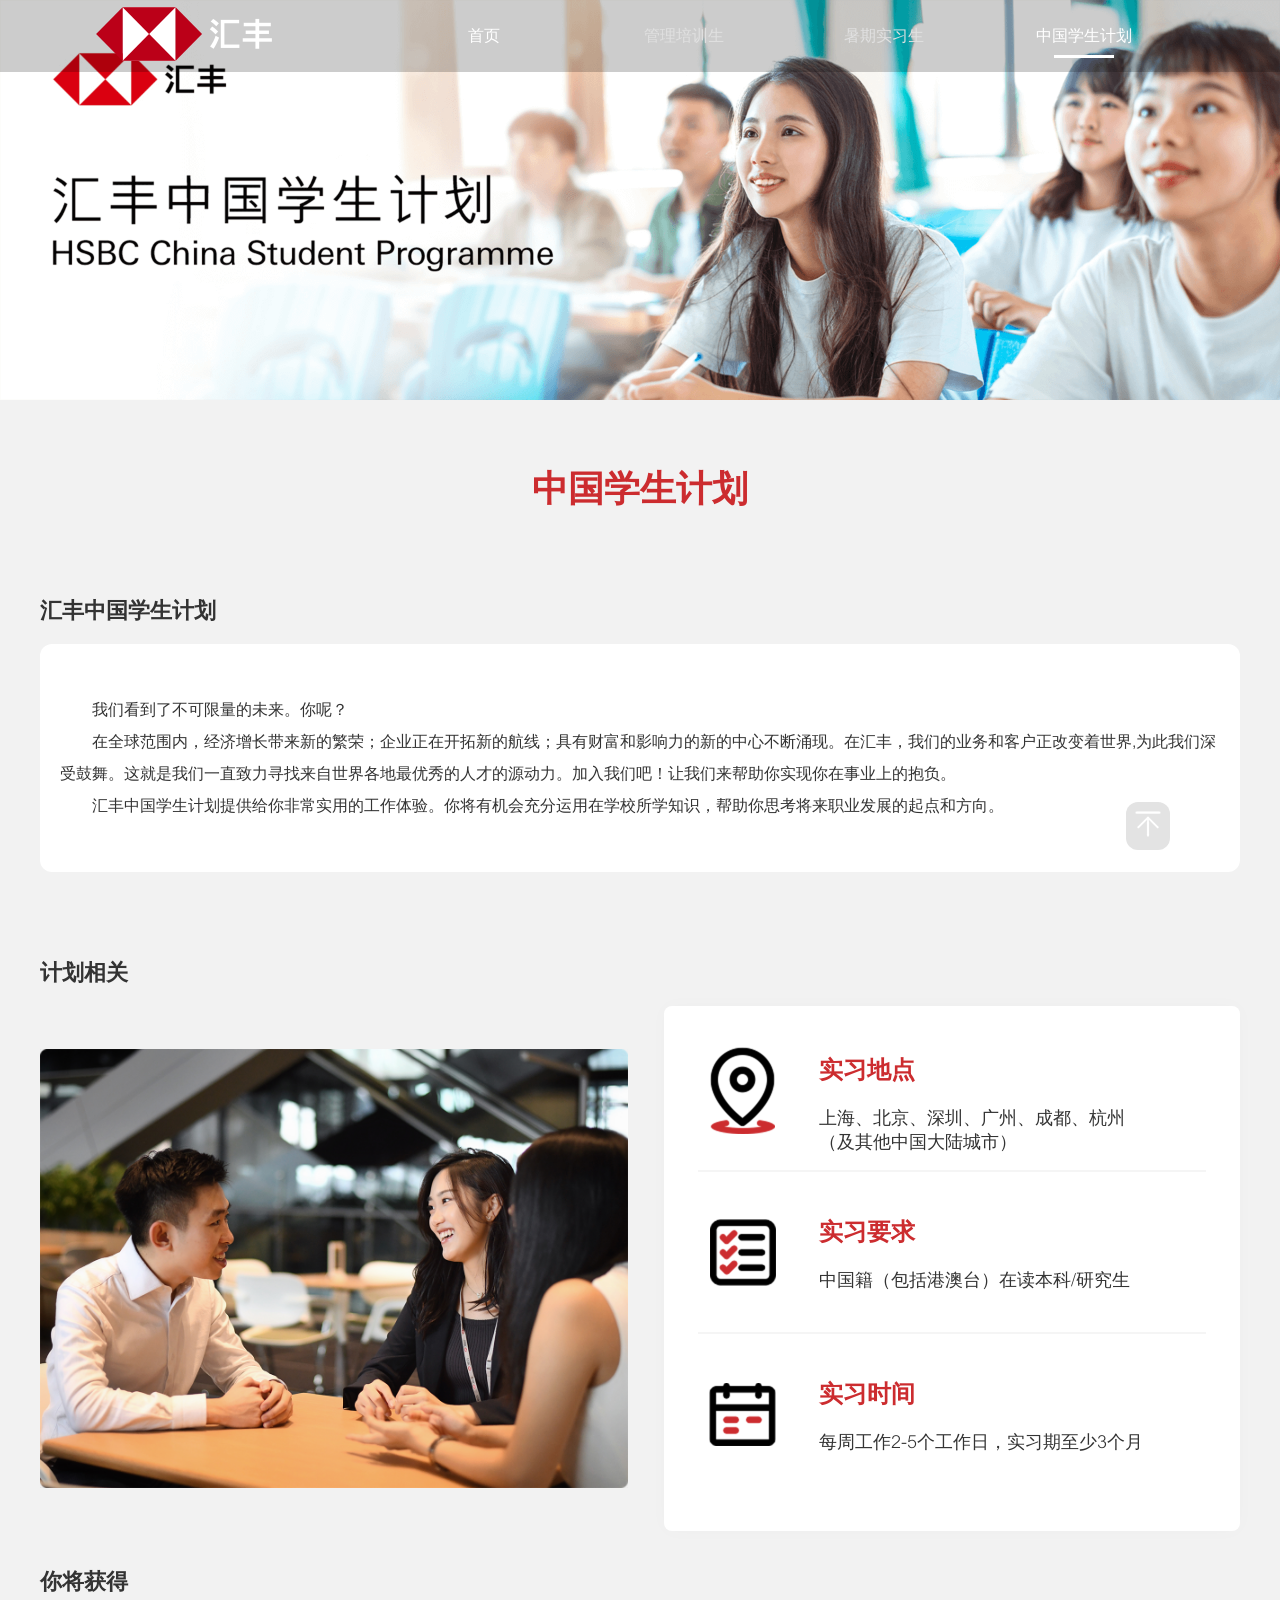
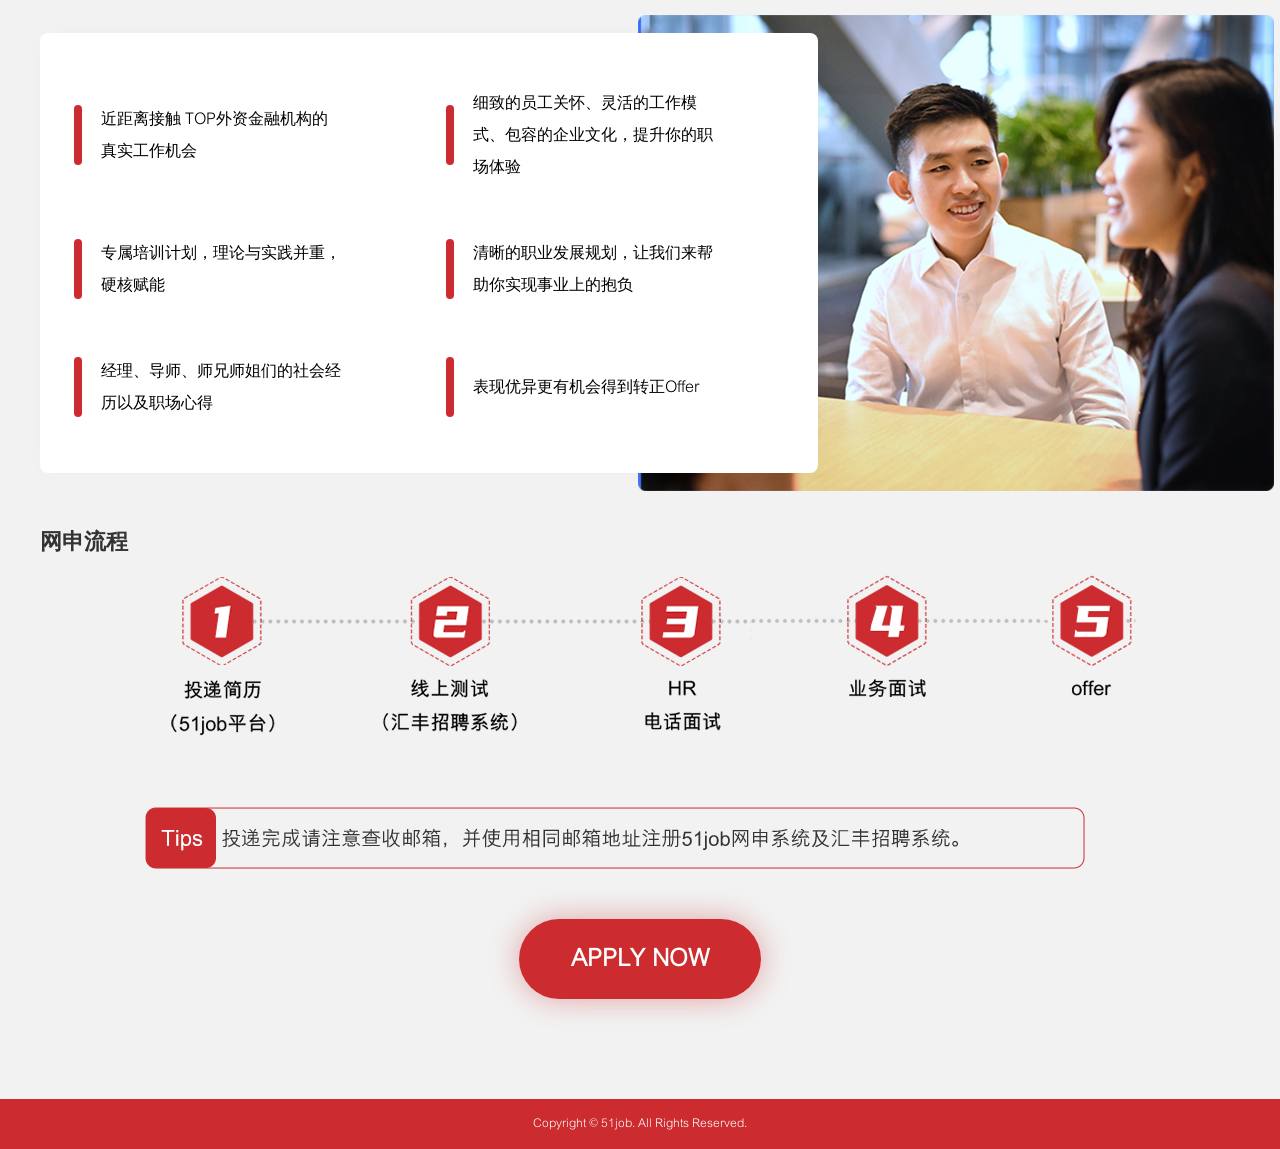
<file: csp.html>
<!DOCTYPE html>
<html>
  <head>
    <!-- JSl70ee6Jeu8oxGMrnHo3wvqVj9bJJhqny8ovd8jeAdW8zS6lGyMfg4YvP5ZGYLPdS2XzC8arn1nfU9tlh5NT6Po3hvJfE0NNgPdnr4VinI= -->
    <!-- 是否使用数据接口：否 -->
    <meta charset="UTF-8" />
    <meta name="viewport" content="width=device-width, initial-scale=1.0" />
    <meta http-equiv="X-UA-Compatible" content="ie=edge" />
    <meta http-equiv="Content-Type" content="text/html; charset=utf-8" />
    <meta name="viewport" content="width=device-width,initial-scale=1" />
    <title>汇丰银行2026校园招聘</title>
    <meta
      content="汇丰银行2026校园招聘，前程无忧为您提供最新招聘职位，校园招聘信息，面试技巧等。帮助您顺利踏入汇丰银行2026校园的大门，开启一段崭新的职业生涯。"
      name="description"
    />
    <meta
      content="汇丰银行2026校园招聘,汇丰银行2026校园招聘信息,汇丰银行2026校园招聘"
      name="keywords"
    />
    <meta http-equiv="expires" content="0" />
    <meta http-equiv="pragma" content="no-cache" />
    <meta http-equiv="cache-control" content="no-cache" />
    <meta name="format-detection" content="telephone=no" />
    <meta
      name="viewport"
      content="width=device-width,initial-scale=1,minimum-scale=1,maximum-scale=1,user-scalable=no"
    />
    <meta name="viewport" content="width=1280" />
    <meta name="robots" content="all" />
    <meta http-equiv="cache-control" content="no-siteapp" />
    <meta name="render" content="webkit|ie-comp|ie-stand" />
    <link href="css/reset.min.css" rel="stylesheet" type="text/css" />
    <link href="css/style.css" rel="stylesheet" type="text/css" />
    <link
      rel="stylesheet"
      href="https://campus.51job.com/51job-ideal-cdn/swiper/2022d5d2d0/swiper.min.css"
    />
    <link
      rel="stylesheet"
      href="https://cdnjs.cloudflare.com/ajax/libs/animate.css/4.1.1/animate.min.css"
    />
    <!-- <link rel="stylesheet" href="css/animate.min.css"> -->
    <link rel="stylesheet" type="text/css" href="css/certify.css" />
    <script type="text/javascript">
      if (/(iPhone|iPad|iPod|iOS|Android)/i.test(navigator.userAgent)) {
        // h5
        window.location.href = "https://campus.51job.com/hsbc/m/csp.html";
      } else {
      }
    </script>
  </head>

  <body ctmid="" baseUrl="" jobdata="js/main.js">
    <div id="wrap">
      <div class="header">
        <div class="top top1">
          <div class="clearfix">
            <div class="inner">
              <div class="logo">
                <img src="images/logo2.png" alt="" />
              </div>
              <ul class="nav1 clearfix">
                <li><a href="index.html" forCheck="nav">首页</a></li>
                <li class="nav3box">
                  <a href="about1.html" forCheck="nav">管理培训生</a>
                  <!-- <div class="nav3">
                    <div>
                      <a href="about1.html">项目介绍</a>
                    </div>
                    <div>
                      <a href="about5.html"> 申请攻略及常见问题 </a>
                    </div>
                  </div> -->
                </li>
                <!-- <li><a href="about2.html" forCheck="nav">未来领袖计划</a></li> -->
                <!-- <li><a href="sip.html" forCheck="nav">暑期实习生</a></li> -->
                <!-- <li class="nav3box">
                                    <a href="sip.html" forCheck="nav">暑期实习生</a>
                                    <div class="nav3">
                                        <div>
                                           <a href="sip.html">项目介绍</a>
                                        </div>
                                        <div>
                                            <a href="about5.html">
                                                申请攻略及常见问题
                                            </a>
                                        </div>
                                    </div>
                                </li> -->
                <!-- <li><a target="_blank" href="https://campus.51job.com/competition" forCheck="nav">商业领袖挑战赛</a></li> -->
                <li><a href="sip.html" forCheck="nav">暑期实习生</a></li>
                <li>
                  <a href="csp.html" forCheck="nav" class="on">中国学生计划</a>
                </li>
              </ul>
            </div>
          </div>
        </div>
        <div class="top top2">
          <div class="clearfix">
            <div class="inner">
              <div class="logo">
                <img src="images/logo.png" alt="" />
              </div>
              <ul class="nav1 nav4 clearfix">
                <li><a href="index.html" forCheck="nav">首页</a></li>
                <li class="nav3box">
                  <a href="about1.html" forCheck="nav">管理培训生</a>
                  <!-- <div class="nav3">
                    <div>
                      <a href="about1.html">项目介绍</a>
                    </div>
                    <div>
                      <a href="about5.html"> 申请攻略及常见问题 </a>
                    </div>
                  </div> -->
                </li>
                <!-- <li><a href="about2.html" forCheck="nav">未来领袖计划</a></li> -->
                <!-- <li><a href="sip.html" forCheck="nav">暑期实习生</a></li> -->
                <!-- <li class="nav3box">
                                    <a href="sip.html" forCheck="nav">暑期实习生</a>
                                    <div class="nav3">
                                        <div>
                                           <a href="sip.html">项目介绍</a>
                                        </div>
                                        <div>
                                            <a href="about5.html">
                                                申请攻略及常见问题
                                            </a>
                                        </div>
                                    </div>
                                </li> -->
                <!-- <li><a target="_blank" href="https://campus.51job.com/competition" forCheck="nav">商业领袖挑战赛</a></li> -->
                <li><a href="sip.html" forCheck="nav">暑期实习生</a></li>
                <li>
                  <a href="csp.html" class="on" forCheck="nav">中国学生计划</a>
                </li>
              </ul>
            </div>
          </div>
        </div>
        <div class="banner">
          <img src="images/banner2.png" alt="" />
        </div>
      </div>
      <div class="main">
        <div
          class="inner clearfix student-plan animate__animated animate__slideInUp"
        >
          <div class="titlebox">
            <h2>中国学生计划</h2>
          </div>
          <p class="xb-l">汇丰中国学生计划</p>
          <div class="content studentplan">
            <p>我们看到了不可限量的未来。你呢？</p>
            <p>
              在全球范围内，经济增长带来新的繁荣；企业正在开拓新的航线；具有财富和影响力的新的中心不断涌现。在汇丰，我们的业务和客户正改变着世界,为此我们深受鼓舞。这就是我们一直致力寻找来自世界各地最优秀的人才的源动力。加入我们吧！让我们来帮助你实现你在事业上的抱负。
            </p>
            <p>
              汇丰中国学生计划提供给你非常实用的工作体验。你将有机会充分运用在学校所学知识，帮助你思考将来职业发展的起点和方向。
            </p>
          </div>
          <p class="xb-l">计划相关</p>
          <div class="plansbox">
            <div class="l">
              <img src="images/pic4.png" alt="" class="l" />
            </div>
            <div class="r">
              <div class="line">
                <div>
                  <img src="images/plan1.png" alt="" class="planicon" />
                </div>
                <div class="plist">
                  <h2>实习地点</h2>
                  <p>
                    上海、北京、深圳、广州、成都、杭州<br />
                    （及其他中国大陆城市）
                  </p>
                </div>
              </div>
              <div class="line">
                <div>
                  <img src="images/plan2.png" alt="" class="planicon" />
                </div>
                <div class="plist">
                  <h2>实习要求</h2>
                  <p>中国籍（包括港澳台）在读本科/研究生</p>
                </div>
              </div>
              <div class="line">
                <div>
                  <img src="images/plan3.png" alt="" class="planicon" />
                </div>
                <div class="plist">
                  <h2>实习时间</h2>
                  <p>每周工作2-5个工作日，实习期至少3个月</p>
                </div>
              </div>
            </div>
          </div>
          <div class="twopart-img">
            <!-- <img src="images/pic4.png" alt="" class="l"/>
                        <img src="images/pic4.2.png" alt="" /> -->
          </div>
          <!-- iconlist -->
          <!-- <div class="iconlist">
                        <a class="click-web" href="https://mp.weixin.qq.com/s?__biz=MzAxMjA5Njc3Mg==&mid=2650577510&idx=1&sn=0d81790dd647fb1b790168b4ef9cac58&chksm=83bf3e0db4c8b71b6fa515831462a553242b79248a355d63baa748a58050844161d513def7cf&token=1821634964&lang=zh_CN#rd">
                            <div class="icon-box">
                                <div class="imgbox">
                                    <img src="images/icon/1.png" alt="" class="l"/>
                                    <img src="images/icon/1.1.png" alt="" class="l"/>
                                </div>
                                <p>
                                    财富管理及个人银行业务部
                                </p>
                            </div>
                        </a>
                        <a class="click-web" href="https://mp.weixin.qq.com/s?__biz=MzAxMjA5Njc3Mg==&mid=2650577556&idx=1&sn=bd18a66159479f1cff7d2591f45b69ba&chksm=83bf3effb4c8b7e919294a856315e750c293daf447795ec81a95f68b9a02085e15caa7eed2b7&token=1821634964&lang=zh_CN">
                            <div class="icon-box">
                                <div class="imgbox">
                                    <img src="images/icon/2.png" alt="" class="l"/>
                                    <img src="images/icon/2.1.png" alt="" class="l"/>
                                </div>
                                <p>环球私人银行</p>
                            </div>
                        </a>
                        <a class="click-web" href="https://mp.weixin.qq.com/s?__biz=MzAxMjA5Njc3Mg==&mid=2650577347&idx=5&sn=eb83eb05d2c7a09f4988646acbad3983&chksm=83bf3da8b4c8b4bed11283c087d90b1b0d0fff22d72dab12feacbbbb8bf93a0da69627d4f429&token=1821634964&lang=zh_CN#rd">
                            <div class="icon-box">
                                <div class="imgbox">
                                    <img src="images/icon/3.png" alt="" class="l"/>
                                    <img src="images/icon/3.1.png" alt="" class="l"/>
                                </div>
                                <p>
                                    工商金融业务部
                                </p>
                            </div>
                        </a>
                        <a class="click-web" href="https://mp.weixin.qq.com/s?__biz=MzAxMjA5Njc3Mg==&mid=2650577347&idx=3&sn=3759a4d449d766b2f8ec3507c13d93c5&chksm=83bf3da8b4c8b4bec2b637f29d68c99f84a10e39df79501775650b845cb8085a8e371191e522&token=1821634964&lang=zh_CN#rd">
                            <div class="icon-box">
                                <div class="imgbox">
                                    <img src="images/icon/4.png" alt="" class="l"/>
                                    <img src="images/icon/4.1.png" alt="" class="l"/>
                                </div>
                                <p>
                                    环球银行业务部
                                </p>
                            </div>
                        </a>
                        <a class="click-web" href="https://mp.weixin.qq.com/s?__biz=MzAxMjA5Njc3Mg==&mid=2650577347&idx=2&sn=a91a94c4a12b1d6389974a070e774164&chksm=83bf3da8b4c8b4bebd70143402f344dc7e28a7deac563d875704755ffb2a15e8ce1618287d69&token=1821634964&lang=zh_CN">
                            <div class="icon-box">
                                <div class="imgbox">
                                    <img src="images/icon/5.png" alt="" class="l"/>
                                    <img src="images/icon/5.1.png" alt="" class="l"/>
                                </div>
                                <p>
                                    资本市场及证券服务部
                                </p>
                            </div>
                        </a>
                        <a class="click-web" href="https://www.hsbc.com/careers/our-business-areas-and-teams/digital-business-services">
                            <div class="icon-box">
                                <div class="imgbox">
                                    <img src="images/icon/6.png" alt="" class="l"/>
                                    <img src="images/icon/6.1.png" alt="" class="l"/>
                                </div>
                                <p>
                                    数字化业务服务部
                                </p>
                            </div>
                        </a>
                        <a class="click-web" href="https://www.hsbc.com/careers/our-business-areas-and-teams/global-functions">
                            <div class="icon-box">
                                <div class="imgbox">
                                    <img src="images/icon/7.png" alt="" class="l"/>
                                    <img src="images/icon/7.1.png" alt="" class="l"/>
                                </div>
                                <p>
                                    环球职能部
                                </p>
                            </div>
                        </a>
                    </div> -->
          <p class="xb-l">你将获得</p>
          <div class="willbox">
            <div class="l">
              <div>
                <p>近距离接触 TOP外资金融机构的真实工作机会</p>
              </div>
              <div>
                <p>
                  细致的员工关怀、灵活的工作模式、包容的企业文化，提升你的职场体验
                </p>
              </div>
              <div>
                <p>专属培训计划，理论与实践并重，硬核赋能</p>
              </div>
              <div>
                <p>清晰的职业发展规划，让我们来帮助你实现事业上的抱负</p>
              </div>
              <div>
                <p>经理、导师、师兄师姐们的社会经历以及职场心得</p>
              </div>
              <div>
                <p>表现优异更有机会得到转正Offer</p>
              </div>
            </div>
            <div class="r">
              <img src="images/pic6.png" alt="" />
            </div>
          </div>

          <p class="xb-l">网申流程</p>
          <div class="picbox">
            <img src="images/pic7.png" alt="" />
          </div>
          <a href="https://xyz.51job.com/External/Apply.aspx?CtmID=8725433">
            <div class="submit">APPLY NOW</div>
          </a>
        </div>
        <!-- <div class="nav2 animate__animated animate__fadeIn">
                    <ul>
                        <li>
                           <a href="#qqyqbox">
                            <img src="images/wjx1.png" alt="" />申请要求
                           </a>
                        </li>
                        <li>
                            <a href="about5.html">
                                <img src="images/wt1.png" alt="" />常见问题
                            </a>
                        </li>
                    </ul>
                </div> -->
      </div>

      <div class="copyright">
        Copyright © 51job. All Rights Reserved.
        <!-- 未经51job.com同意，不得转载本网站之所有招聘信息及作品；无忧工作网版权所有&copy;1999-<script>
                    document.write((new Date()).getFullYear())
                </script> -->
      </div>
    </div>

    <script type="text/javascript" src="js/jquery.min.js"></script>

    <script type="text/javascript" src="js/qq.js"></script>
    <script type="text/javascript" src="js/main.js"></script>
    <script type="text/javascript">
      $(document).on("mouseenter", ".icon-box", function () {
        $(".city-tips").css("display", "block");
        $(this).children(".imgbox").children("img").eq(0).hide();
        $(this)
          .children(".imgbox")
          .children("img")
          .eq(1)
          .css("display", "block");
      });
      $(document).on("mouseleave", ".icon-box", function () {
        $(this).children(".imgbox").children("img").eq(1).hide();
        $(this)
          .children(".imgbox")
          .children("img")
          .eq(0)
          .css("display", "block");
      });
    </script>
  </body>
</html>
</file>
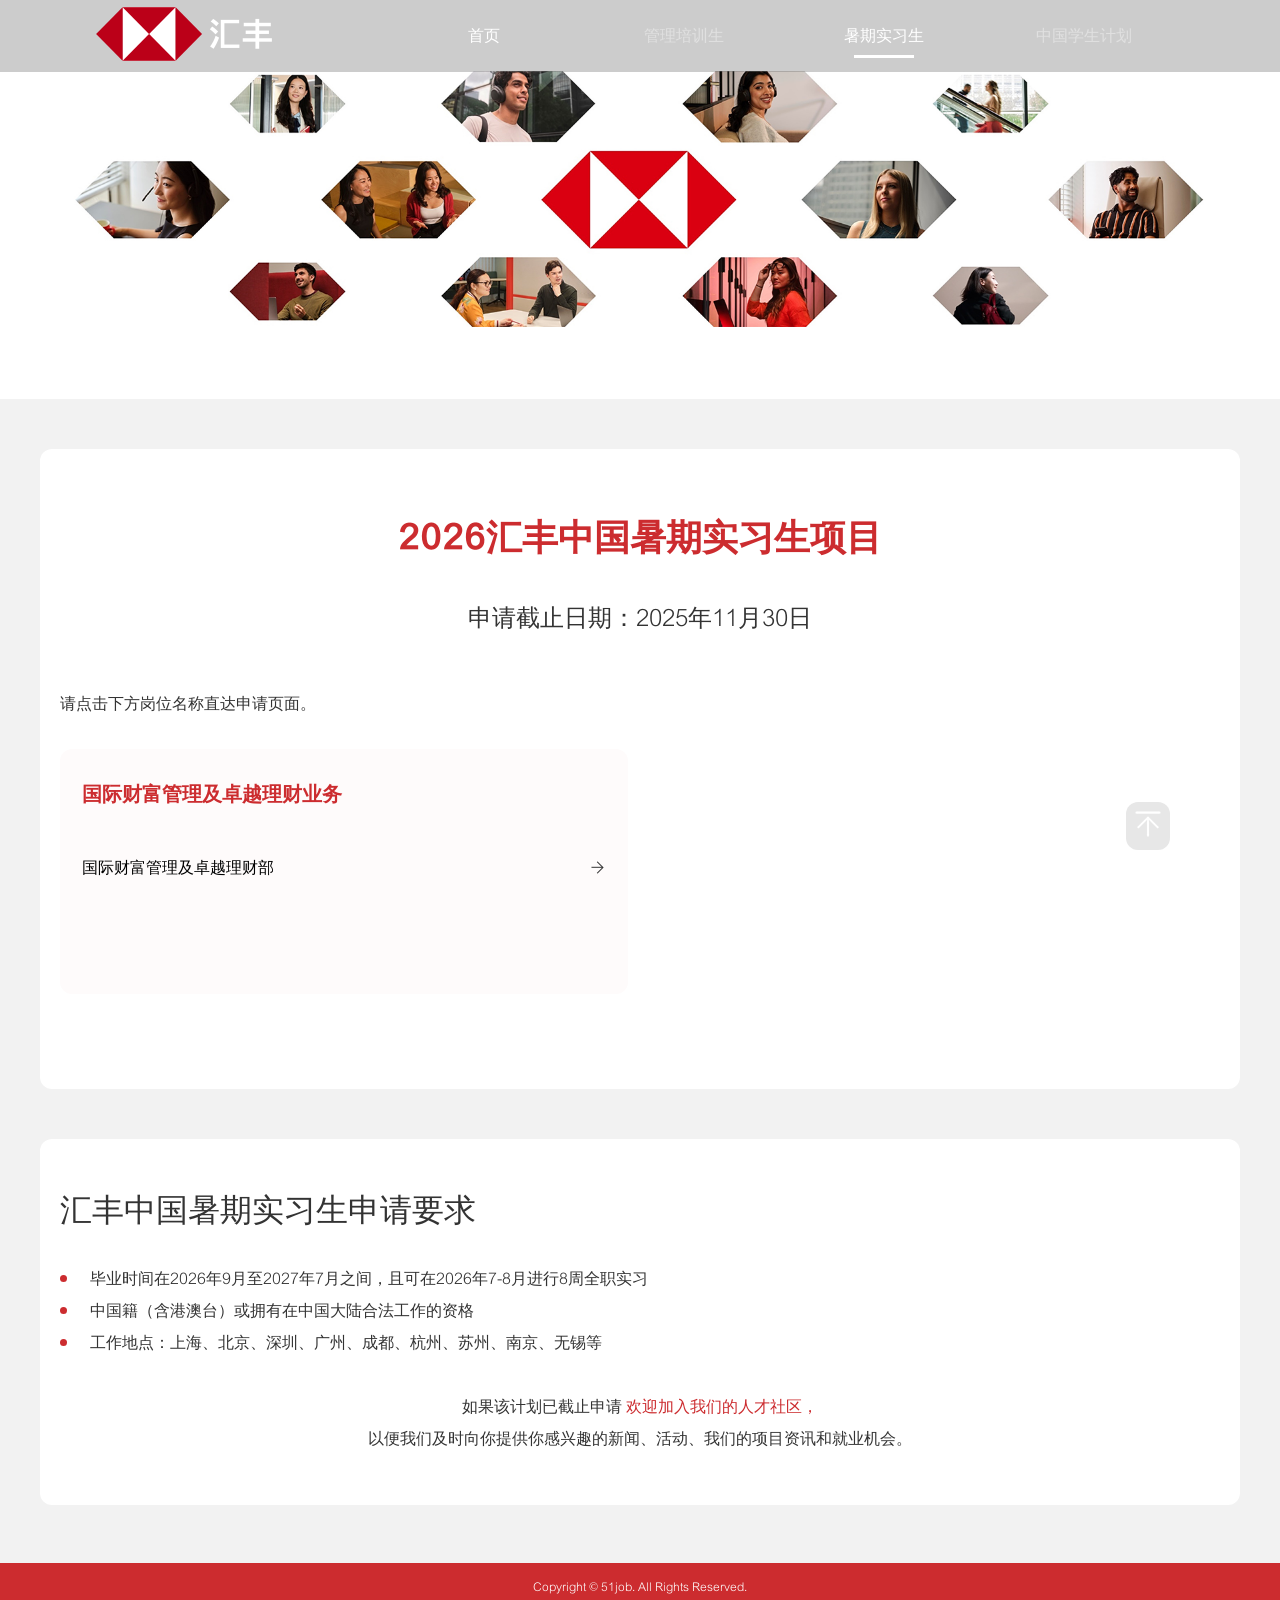
<file: sip.html>
<!DOCTYPE html>
<html>
  <head>
    <!-- JSl70ee6Jeu8oxGMrnHo3wvqVj9bJJhqny8ovd8jeAdW8zS6lGyMfg4YvP5ZGYLPdS2XzC8arn1nfU9tlh5NT6Po3hvJfE0NNgPdnr4VinI= -->
    <!-- 是否使用数据接口：否 -->
    <meta charset="UTF-8" />
    <meta name="viewport" content="width=device-width, initial-scale=1.0" />
    <meta http-equiv="X-UA-Compatible" content="ie=edge" />
    <meta http-equiv="Content-Type" content="text/html; charset=utf-8" />
    <meta name="viewport" content="width=device-width,initial-scale=1" />
    <title>汇丰银行2026校园招聘</title>
    <meta
      content="汇丰银行2026校园招聘，前程无忧为您提供最新招聘职位，校园招聘信息，面试技巧等。帮助您顺利踏入汇丰银行2026校园的大门，开启一段崭新的职业生涯。"
      name="description"
    />
    <meta
      content="汇丰银行2026校园招聘,汇丰银行2026校园招聘信息,汇丰银行2026校园招聘"
      name="keywords"
    />
    <meta http-equiv="expires" content="0" />
    <meta http-equiv="pragma" content="no-cache" />
    <meta http-equiv="cache-control" content="no-cache" />
    <meta name="format-detection" content="telephone=no" />
    <meta
      name="viewport"
      content="width=device-width,initial-scale=1,minimum-scale=1,maximum-scale=1,user-scalable=no"
    />
    <meta name="viewport" content="width=1280" />
    <meta name="robots" content="all" />
    <meta http-equiv="cache-control" content="no-siteapp" />
    <meta name="render" content="webkit|ie-comp|ie-stand" />
    <link href="css/reset.min.css" rel="stylesheet" type="text/css" />
    <link href="css/style.css" rel="stylesheet" type="text/css" />
    <link
      rel="stylesheet"
      href="https://campus.51job.com/51job-ideal-cdn/swiper/2022d5d2d0/swiper.min.css"
    />
    <link
      rel="stylesheet"
      href="https://cdnjs.cloudflare.com/ajax/libs/animate.css/4.1.1/animate.min.css"
    />
    <!-- <link rel="stylesheet" href="css/animate.min.css"> -->
    <link rel="stylesheet" type="text/css" href="css/certify.css" />
    <script type="text/javascript">
      if (/(iPhone|iPad|iPod|iOS|Android)/i.test(navigator.userAgent)) {
        // h5
        // window.location.href=""
        window.location.href = "https://campus.51job.com/hsbc/m/sip.html";
      } else {
      }
    </script>
  </head>

  <body ctmid="" baseUrl="" jobdata="js/main.js">
    <div id="wrap">
      <div class="header">
        <div class="top top1">
          <div class="clearfix">
            <div class="inner">
              <div class="logo">
                <img src="images/logo2.png" alt="" />
              </div>
              <ul class="nav1 clearfix">
                <li><a href="index.html" forCheck="nav">首页</a></li>
                <li class="nav3box">
                  <a href="about1.html" forCheck="nav">管理培训生</a>
                  <!-- <div class="nav3">
                    <div>
                      <a href="about1.html">项目介绍</a>
                    </div>
                    <div>
                      <a href="about5.html">申请攻略及常见问题</a>
                    </div>
                  </div> -->
                </li>
                <!-- <li><a href="about2.html" forCheck="nav">未来领袖计划</a></li> -->
                <li>
                  <a href="sip.html" forCheck="nav" class="on">暑期实习生</a>
                </li>
                <!-- <li><a target="_blank" href="https://campus.51job.com/competition" forCheck="nav">商业领袖挑战赛</a></li> -->
                <li><a href="csp.html" forCheck="nav">中国学生计划</a></li>
              </ul>
            </div>
          </div>
        </div>
        <div class="top top2">
          <div class="clearfix">
            <div class="inner">
              <div class="logo">
                <img src="images/logo.png" alt="" />
              </div>
              <ul class="nav1 nav4 clearfix">
                <li><a href="index.html" forCheck="nav">首页</a></li>
                <li class="nav3box">
                  <a href="about1.html" forCheck="nav">管理培训生</a>
                  <!-- <div class="nav3">
                    <div>
                      <a href="about1.html">项目介绍</a>
                    </div>
                    <div>
                      <a href="about5.html"> 申请攻略及常见问题 </a>
                    </div>
                  </div> -->
                </li>
                <!-- <li><a href="about2.html" forCheck="nav">未来领袖计划</a></li> -->
                <li>
                  <a href="sip.html" class="on" forCheck="nav">暑期实习生</a>
                </li>
                <!-- <li><a target="_blank" href="https://campus.51job.com/competition" forCheck="nav">商业领袖挑战赛</a></li> -->
                <li><a href="csp.html" forCheck="nav">中国学生计划</a></li>
              </ul>
            </div>
          </div>
        </div>
        <div class="banner">
          <img src="images/s1/banner3.png" alt="" />
        </div>
      </div>
      <div class="main qqym">
        <div class="inner clearfix">
          <div class="content animate__animated animate__slideInUp">
            <div class="titlebox">
              <h2>2026汇丰中国暑期实习生项目</h2>
              <p>申请截止日期：2025年11月30日</p>
            </div>

            <!-- <div class="readybox">
              <p class="font32">准备好加入我们了吗？</p>
            </div> -->
            <div class="csbox">
              <!-- <p>
                面对我们四个各具优势且颇具吸引力的岗位，你可能会感到左右为难，不知如何选择。别担心，我们的模拟测试将为您提供一个独特的视角，让您深入了解自己的优势和潜力，进而有针对性地投递简历。
              </p>
              <a
                class="click-web"
                href="https://hsbcskillsmatcher.preparationplus.com/"
              >
                <div class="submit submit2">立即测试</div>
              </a> -->
              <p>请点击下方岗位名称直达申请页面。</p>
            </div>

            <!-- 部门按钮 -->
            <div class="flbox">
              <div class="fl">
                <div class="flbt">国际财富管理及卓越理财业务</div>
                <div class="bmbox bm1">
                  <div
                    class="bm bmcf click-web"
                    href="https://hsbcearlycareers.groupgti.com/relationship-management---international-wealthpremier-banking---injternship---mainland-china-cities-hsbc-bank-china/258/apply"
                  >
                    国际财富管理及卓越理财部
                    <img src="images/jt.png" alt="" class="jt1 show" />
                    <img src="images/jt2.gif" alt="" class="jt2" />
                  </div>
                </div>
                <!-- <div class="bmbox bm1">
                  <div class="bm click-web" href="">
                    环球私人银行
                    <img src="images/jt.png" alt="" class="jt1 show" />
                    <img src="images/jt2.gif" alt="" class="jt2" />
                  </div>
                  <p style="font-size: 12px; padding-left: 2em">
                    *汇丰中国环球私人银行是指汇丰银行（中国）有限公司所经营的私人银行业务。）
                  </p>
                </div> -->
              </div>
              <!-- <div class="fl">
                <div class="flbt">企业及机构银行业务</div>
                <div class="bmbox">
                  <div
                    class="bm click-web"
                    href="https://hsbcearlycareers.groupgti.com/relationship-management---corporate-and-institutional-banking---internship---mainland-china-cities-hsbc-bank-china/240/apply"
                  >
                    企业及机构银行业务部
                    <img src="images/jt.png" alt="" class="jt1 show" />
                    <img src="images/jt2.gif" alt="" class="jt2" />
                  </div>
                  <div
                    class="bm click-web"
                    href="https://hsbcearlycareers.groupgti.com/markets---sales-and-trading---internship---mainland-china-shanghai-hsbc-bank-china/246/apply"
                  >
                    资本市场及证券服务部
                    <img src="images/jt.png" alt="" class="jt1 show" />
                    <img src="images/jt2.gif" alt="" class="jt2" />
                  </div>
                  <div
                    class="bm click-web"
                    href="https://hsbcearlycareers.groupgti.com/global-payments-solutions---internship---mainland-china-cities-shanghai-hsbc-bank-china/324/apply"
                  >
                    环球支付方案部
                    <img src="images/jt.png" alt="" class="jt1 show" />
                    <img src="images/jt2.gif" alt="" class="jt2" />
                  </div>
                </div>
              </div> -->
              <!-- <div class="fl">
                                <div class="flbt">
                                    环球银行及资本市场部
                                </div>
                                <div class="bmbox">
                                    <div class="bm">
                                        环球银行业务部
                                        <img src="images/jt.png" alt="" class="jt1 show"/>
                                        <img src="images/jt2.gif" alt="" class="jt2"/>
                                    </div>
                                    <div class="bm">
                                        资本市场及证券服务部
                                        <img src="images/jt.png" alt="" class="jt1 show"/>
                                        <img src="images/jt2.gif" alt="" class="jt2"/>
                                    </div>
                                </div>
                            </div> -->
            </div>
            <!-- <div class="xhcontent" style="display: none">
              <div class="jjbox">
                <p>资本市场及证券服务部</p>
                <p>
                  通过该项目，你将与不同的团队合作，获得销售和交易方面的经验，了解不同的资产类别和产品类型、算法交易以及各种动态如何推动市场。
                </p>
              </div>
              <div class="threebox">
                <div class="three-nav">
                  <div class="on">你将会做什么</div>
                  <div>我们希望你是</div>
                  <div>你将收获</div>
                </div>
                <div class="three-content">1</div>
              </div>
              <div class="spcontent">
                <div class="spbox">
                  <p class="font32">与我们的管培生“汇”面</p>
                  <p>
                    与目前参加了我们项目的管培生“汇”面。他们将向你介绍他们在汇丰的工作体验、工作内容以及收获，并根据他们的经验分享建议。
                    在视频下方，你将看到更多管培生分享他们在汇丰的工作经历。
                  </p>
                </div>
                <div class="videobox">
                  <video
                    poster="./images/fm5.jpg"
                    src="https://ideal.chinaceotv.com/2023/egr/5.mp4"
                    controls="controls"
                  ></video>
                </div>
                <a
                  class="click-web"
                  href="https://hsbcearlycareers.groupgti.com/markets---sales-and-trading-summer-internship-2023-2024-mainland-china-cities---hsbc-bank-china/1761/apply"
                >
                  <div class="submit closeSubmit">立即申请</div>
                </a>
                <p class="welcome">
                  如果该计划已截止申请
                  <a
                    class="click-web"
                    href="https://mycareer.hsbc.com/zh_CN/talentcommunity"
                    >欢迎加入我们的人才社区，</a
                  ><br />
                  以便我们及时向你提供你感兴趣的新闻、活动、我们的项目资讯和就业机会。
                </p>
              </div>
            </div> -->
          </div>

          <!-- 申请要求 -->
          <div
            class="content animate__animated animate__slideInUp qqyq"
            id="qqyqbox"
          >
            <div class="readybox">
              <p class="font32">汇丰中国暑期实习生申请要求</p>
            </div>
            <div class="plan-res">
              <div class="cirbox">
                <p>
                  毕业时间在2026年9月至2027年7月之间，且可在2026年7-8月进行8周全职实习
                </p>
                <p>中国籍（含港澳台）或拥有在中国大陆合法工作的资格</p>
                <div class="citybox">
                  <p>工作地点：</p>
                  <div class="citysbox">
                    上海、北京、深圳、广州、成都、杭州、苏州、南京、无锡等

                    <!-- 上海、北京、深圳、广州、成都、杭州及<a class="red othercity">其他城市</a>
                                        <div class="city-tips">
                                            <img src="images/logo3.png" alt="" />
                                            <p>
                                                工商金融业务部将会在中国大陆的其他城市招聘全球管理培训生
                                            </p>
                                        </div> -->
                  </div>
                </div>
              </div>

              <!-- <a href="about5.html">
                <div class="submit">常见问题</div>
              </a> -->
              <p class="welcome" style="margin-top: 2rem">
                如果该计划已截止申请
                <a
                  class="click-web"
                  href="https://mycareer.hsbc.com/zh_CN/talentcommunity"
                  >欢迎加入我们的人才社区，</a
                ><br />
                以便我们及时向你提供你感兴趣的新闻、活动、我们的项目资讯和就业机会。
              </p>
            </div>
          </div>
        </div>
        <!-- <div class="nav2 animate__animated animate__fadeIn">
                    <ul>
                        <li>
                           <a href="#qqyqbox">
                            <div class="qqicon">
                                <img src="images/wjx1.png" alt="" />
                                <img src="images/wjx1.1.png" alt="" />
                            </div>
                            申请要求
                           </a>
                        </li>
                        <li>
                            <a href="about5.html">
                                <div class="qqicon">
                                    <img src="images/wt1.png" alt="" />
                                    <img src="images/wt1.1.png" alt="" />
                                </div>
                                常见问题
                            </a>
                        </li>
                    </ul>
                </div> -->
      </div>
      <!-- <div class="main" style="padding: 0;">
        <div class="bottom"> 
           <img src="images/s1/bottom1.png" />
        </div>
      </div> -->
      <div class="copyright">
        Copyright © 51job. All Rights Reserved.
        <!-- 未经51job.com同意，不得转载本网站之所有招聘信息及作品；无忧工作网版权所有&copy;1999-<script>
                    document.write((new Date()).getFullYear())
                </script> -->
      </div>
    </div>

    <script type="text/javascript" src="js/jquery.min.js"></script>

    <script type="text/javascript" src="js/qq.js"></script>
    <script type="text/javascript" src="js/bm1.js"></script>
    <script type="text/javascript" src="js/main.js"></script>
    <script type="text/javascript">
      $(document).on("mouseenter", ".othercity", function () {
        $(".city-tips").css("display", "block");
      });
      $(document).on("mouseleave", ".othercity", function () {
        $(".city-tips").css("display", "none");
      });

      $(document).on("mouseenter", ".nav2 ul li a", function () {
        $(this).children(".qqicon").children("img").eq(0).hide();
        $(this)
          .children(".qqicon")
          .children("img")
          .eq(1)
          .css("display", "block");
      });
      $(document).on("mouseleave", ".nav2 ul li a", function () {
        $(this).children(".qqicon").children("img").eq(1).hide();
        $(this)
          .children(".qqicon")
          .children("img")
          .eq(0)
          .css("display", "block");
      });
    </script>
  </body>
</html>
</file>
<file: css/style.css>
/*页面总宽度*/
#wrap{
    width: 100%;
    min-width: 1280px;
    margin: 0 auto;
}

/*主体内容宽度*/
.inner{
    width: 1200px;
    margin: 0 auto;
}

/*头部区域*/
.header{
    position: relative;
}
.top{
    position: fixed;
    z-index: 9;
    top: 0;
    width: 100%;
    background-color: rgba(0, 0, 0, 0.2);
}
.top .inner{
    width: 85%;
    height:72px;
    display: flex;
    align-items: center;
    justify-content: space-between;

}
.top .logo{
    float: left;
    cursor: pointer;
}
.top .logo img{
    /* width: 50%; */
}
.top .nav1{
    display: flex;
    justify-content: space-between;
    /* flex-wrap: wrap; */
    /* float: right; */
}
.top .nav1 li{
    /* float: left; */
    position: relative;
    width: 200px;

}
.top .nav1 li a{
    display: block;
    /* padding: 0px 30px; */
    /* padding: 0 36px; */
    height: 40px;
    line-height: 40px;
    font-size: 16px;
    color: #e0e0e0;
    text-align: center;
    transition: all .3s;
}
.top .nav1 li:last-child a{
    padding: 0 !important;
}
.top .nav1 li a.on, .top .nav1 li a:hover{
    /* background: #888; */
    color: #fff;
}
.top .nav1 li>a:hover::after,
.top .nav1 li>a.on:after {
    content: "";
    position: absolute;
    left: 50%;
    transform: translateX(-50%);
    bottom: -2px;
    width:60px;
    height: 3px;
    background-color: #ffffff;
}

.top2 {
    display: none;
    background-color: #fff;
}
.top .nav4 li a{
    display: block;
    width: 200px;
    /* padding: 0px 50px; */
    /* padding: 0 36px; */
    height: 40px;
    line-height: 40px;
    font-size: 16px;
    color: darkgray;
    text-align: center;
    transition: all .3s;
}
.top .nav1 li:nth-child(1) a{
    color: #fff;
}
.top .nav4 li:nth-child(1) a{
    color: #cc2c2f;
}
.top .nav4 li>a.on,.top .nav4 li>a:hover{
    color:  rgb(204, 44, 47);
}
.top .nav4 li>a:hover::after,
.top .nav4 li>a.on:after {
    background-color: rgb(204, 44, 47);
}

.top .nav3box{
    position: relative;
}
.top .nav3{
    width: 100%;
    color: #cc2c2f !important;
    background-color: #fff !important;
    position: absolute;
    text-align: center;
    min-height: 100px;
    top: 40px;
    border-radius: 8px;
    display: flex;
    align-items: center;
    justify-content: space-between;
    flex-direction: column;
    padding: 5px;
    box-sizing: border-box;
    font-size: 14px;
    display: none;
}
.top .nav3 div a{
    color: #cc2c2f !important;
    font-size: 14px;
}
.top .nav3 div{
    cursor: pointer;
    flex: 1;
    display: flex;
    align-items: center;
    justify-content: center;
    width: 100%;
}
.top .nav3 div:hover{
    border-radius: 8px;

    background-color: #cc2c2f;
}
.top .nav3 div a:hover{
    color: #fff !important;
}
.top .nav1 .nav3box:hover .nav3{
    display: flex;
    flex-direction: column;
}
/*banner*/
.banner img{
    width: 100%;
    vertical-align: bottom;
}

/*main*/
.main{
    background-color: #f2f2f2;
    position: relative;
    padding: 50px 0px;
    /* margin-top: 40px; */
}

/*title*/
.title{

}
.title h1{
    height: 36px;
    line-height: 36px;
    font-size: 18px;
    color: #fff;
    text-align: center;
}

/*contain*/
.container{
    margin-top: 24px;
}
.dsn{
    display: none;
}
.pjz{
    text-align: center;
}

/*content*/
.content{
    width: 1200px;
    min-height: 200px;
    font-size: 18px;
    background:#fff;
    border-radius: 12px;
    padding: 50px 20px;
    box-sizing: border-box;
    margin-bottom: 0.5rem;

}

.block {
    height:300px;
    background: #f47937;
    margin-bottom: 20px;
}


/*版权*/
.copyright{
    margin:0px auto 0;
    width:100%;
    height:50px;
    line-height:50px;
    text-align:center;
    color:#fff;
    font-size:12px;
    background: #cc2c2f;
}
.copyright img{
    vertical-align: text-bottom;
}

/*回到顶部*/
#goToTop { 
    position: fixed; right: 110px; z-index: 9000; bottom: 50px; 
}
#goToTop a { 
    background: none repeat scroll 0 0 #ddd; 
    /* border: 1px solid #CCCCCC;  */
    border-radius: 3px; 
    -webkit-border-radius: 12px; 
    color: #FF9966; 
    font-size: 14px; 
    text-decoration: none; 
    text-shadow: 0 1px 0 #999; 
    -webkit-text-shadow: 0 1px 0 #999; }
#goToTop a{
    padding: 7px;
    display: inline-block;
    letter-spacing: 10px;
    text-align: center;
}
#goToTop a:hover{
    background: none repeat scroll 0 0 #cc2c2f;
}

/*地图*/
.map{
    width: 100%;
    margin: 0 auto;
    height: 500px;
}
.map .map-div {
    width: 100%;
    height: 100%;
    position: relative;
    z-index: 1;
}

/*网页分享*/
.bdsharebuttonbox{
    position: fixed;
    left: 10px;
    bottom: 15px;
}
html, body {
    height: 100%; /* 设置 body 高度为 100% */
    margin: 0; /* 去除 body 的默认 margin */
    font-family: 'light';
  }


.nav2{
    position: absolute;
    top: 50px;
    right: 20px;
    width: 200px;
    height: 142px;
    background-color: #fff;
    border-radius: 12px;
}

@media screen and (max-width: 1600px) {
    .nav2{
        right: 0px;
        width: 150px;
    }
}

.qqicon img:nth-child(2){
    display: none;
}
.nav2 a{
    color: rgb(51, 51, 51);
}
.nav2 ul{
    height: 100%;
    /* padding: 30px 0px; */
    box-sizing: border-box;
    display: flex;
    flex-direction: column;
    justify-content: space-between;
    align-items: center;
}
.nav2 ul li{
    display: flex;
    align-items: center;
    justify-content: center;
    width: 90%;
    flex: 1;
    text-align: center;

}
.nav2 ul li:nth-child(1){
    border-bottom: solid 1px #999;
}
.nav2 ul li img{
    margin-right: 10px;
    vertical-align: middle;
}
.nav2 ul li a{
    width: 100%;
    height: 80%;
    text-align: center;
    display: flex;
    align-items: center;
    justify-content: flex-start;
    padding-left: 20px;
}
.nav2 ul li a:hover{
    background-color: #cc2c2f;
    color: #fff;
}
.titlebox{
    text-align: center;
    line-height:80px;
    padding-bottom: 30px;
}
.titlebox h2{
    /* font-size: 34px; */
    font-size: 36px;
    color: rgb(204, 44, 47);
    font-family:'Heavy';
}
.wlbox .titlebox h2{
    font-size: 44px;
}
.wlbox .titlebox p{
    font-size: 36px;
}
.wlbox .videobox video{
    margin: 0 0px 20px;
}
.titlebox p{
    font-size: 24px;
    color: rgb(51, 51, 51);
}

.readybox .font32{
    font-size: 32px;
    color: rgb(51, 51, 51);
    margin-bottom: 30px;
}
.readybox p{
    font-size: 16px;
    color: rgb(51, 51, 51);
}

.font32{
    font-size: 32px !important;
    color: rgb(51, 51, 51);
    margin-bottom: 30px;
    font-weight: normal !important;
}

/* 分类box */
.qqym .flbox{
    flex-wrap: wrap;
}
.qqym .flbox .fl{
    flex: 0 0 49%;
    margin-bottom: 15px;
}
.bottom{
    width: 100%;
}
.bottom img{
    width: 100%;
    display: block;
}
.flbox{
    margin: 30px 0px;
    display: flex;
    justify-content: space-between;
}
.fl{
    flex: 1;
    background-color: #CC2C2F05;
    border-radius: 12px;
    min-height: 245px;
    margin-right: 5px;
    padding: 32px 12px 10px 0px;
    box-sizing: border-box;
}
.fl:last-child{
    margin-right: 0;
}
.fl .flbt{
    font-size: 20px;
    color: rgb(204, 44, 47);
    font-weight: bold;
    margin-bottom: 40px;
    padding-left: 22px;
}
.bm{
    height: 40px;
    line-height: 40px;
    display: flex;
    justify-content: space-between;
    align-items: center;
    padding-left: 22px;
    cursor: pointer;
    font-size: 16px;
}
.bm.on{
    color: #fff;
    border-radius: 8px;
    background-color: rgb(204, 44, 47);
}
.bm img{
    width: 36px;
    height: 20px;
    vertical-align: middle;
}
.jt2,.jt1{
    display: none;
}
.show{
    display: block;
}
.show2 span{
    line-height: 28px;
}

.jjbox p:nth-child(1),
.spbox p:nth-child(1){
    font-size: 26px;
    color: rgb(0, 0, 0);
    margin-bottom: 30px;
    font-weight: bold;
}
.jjbox p:nth-child(2),
.spbox p:nth-child(2){
    font-size: 16px;
    color: rgb(0, 0, 0);
    line-height: 35px;
    font-weight: normal;
}
.three-nav{
    margin: 50px 0px 0px;
    box-sizing: border-box;
    display: flex;
    justify-content: space-between;
    cursor: pointer;
}
.three-nav>div{
    flex: 1;
    font-size: 16px;
    height: 53px;
    text-align: center;
    line-height: 53px;
    border-radius: 16px 16px 0px 0px;
    background-color: rgba(0, 0, 0, 0.02);
}
.three-nav>div.on{
    color: #fff;
    background-color: #cc2c2f;
}
.three-content{
    font-size: 16px;
    padding: 29px 24px 32px 29px;
    transform-origin: 0% 0% 0px;
    margin-bottom: 39px;
    box-shadow: rgba(0, 0, 0, 0.04) 0px 0px 20px 0px;
    box-sizing: border-box;

    /* line-height: 30px; */
}
.three-content p{
    line-height: 28px;
    position: relative;
    padding-left: 15px;
}
.three-content p::after{
    content: "";
    position: absolute;
    left: 0%;
    top: 10px;
    width:7px;
    height: 7px;
    border-radius: 50%;
    background-color: #cc2c2f;
}
.videobox video{
    width: 100%;
    margin: 30px 0px;
    box-sizing: border-box;
}

.submit{
    margin: 50px auto;
    font-size: 24px;
    color: rgb(255, 255, 255);
    width: 242px;
    height: 80px;
    border-radius: 40px;
    cursor: pointer;
    text-align: center;
    line-height: 80px;
    font-weight: bold;
    background-color: rgb(204, 44, 47);
    box-shadow: rgba(204, 44, 47, 0.4) 0px 0px 30px 0px;
}
.submit2{
    transform: scale(.8);
}
.welcome {
    text-align: center;
    line-height: 38px;
    font-size: 16px;
}
.welcome a{
    color: #cc2c2f;
}

/* .xhcontent{
    min-height: 300px;
} */

.three-content{
    display: flex;
    flex-direction: column;
}

.three-content div{
    display: none;
}
.show2{
    display: flex !important;
    flex-direction: column;

}

.readmore{
    color: #cc2c2f;
    cursor: pointer;
}

/* 暑期实习生计划申请要求 */

.red{
    color: #cc2c2f;
}
.xb-title{
    line-height: 36px;
    font-size: 20px;
    color: rgb(204, 44, 47);
    font-weight: bold;
    margin-bottom: 15px;
    margin-top: 30px;
}
.plan-res p{
    line-height: 32px;
    font-size: 16px;
    color: rgb(51, 51, 51);
}
.othercity{
    text-decoration: underline;
}
.city-tips{
    width: 500px;
    padding: 30px;
    box-sizing: border-box;
    /* height: 80px; */
    background: url(../images/citytips.png) no-repeat top left/100% 100%;
    display: flex;
    align-items: center;
    justify-content: center;
    position: absolute;
    left: 350px;
    top: -30px;
}
.citysbox{
    position: relative;
    line-height: 32px;
    font-size: 16px;
    color: rgb(51, 51, 51);
    /* padding-bottom: 50px; */
}
.city-tips {
    display: none;
}
.city-tips p{

    line-height: 20px;
}
.city-tips p::after{
    content: '';
    display: none;
}
.city-tips img{
    float: left;
    width: 150px;
    height: 40px;
    margin-right: 20px;
}
.citybox{
    display: flex;
}

.cirbox p{
    position: relative;
    padding-left: 30px;
    box-sizing: border-box;
    font-size: 16px;
}
.cirbox p::after{
    content: "";
    position: absolute;
    left: 0%;
    top: 12px;
    width:7px;
    height: 7px;
    border-radius: 50%;
    background-color: #cc2c2f;
}

.planbox{
    margin-top: 50px;
}

.twocity{
    width: 50%;
    margin: 0 auto;
    display: flex;
    align-items: center;
    justify-content: space-between;
}
.qqyq{
    margin-top: 50px;
}

/* 未来 */
.fulture p{
    font-size: 16px;
	line-height: 40px;
	color: #333333;
    text-align: justify;
}
.fulture .xbt{
    color: #cc2c2f;
    margin-top: 30px;
    font-size: 20px;
    font-family: 'Heavy';
    font-weight: bold;
}

/* 培养 */
.pyms{
    margin-top: 50px;
    min-height: 100px;
}
.py{
    background-color: #cc2c2f;
    color: #fff;
    width: 100%;
    height: 64px;
    margin: 20px auto;
    text-align: center;
    line-height: 64px;
    font-size: 24px;
    font-weight: bold;

}
.pyms p{
    font-size: 16px;
	line-height: 30px;
	color: #333333;
    text-align: justify;
    padding: 20px 0px;
    box-sizing: border-box;
}
.xb-l{
    font-size: 24px;
	line-height: 24px;
	letter-spacing: 0px;
	color: #333333;
    padding: 40px 0px 20px;
    box-sizing: border-box;
    font-weight: bold;
}
.iconlist a:last-child{
    margin: 0;
}
.doit{
    min-height: 50px;
    padding: 30px 20px;
    box-sizing: border-box;
}
.doit .cirbox p{
    line-height: 32px;
}
/* .doit .cirbox p::after{
    top: 12px !important;
} */

.picbox img{
    display: block;
    margin: 0 auto;
}

/* 学生计划 */
.studentplan{
    min-height: 200px;
    margin-bottom: 50px;
}
.studentplan p{
    text-indent: 2em;
    line-height: 32px;
    font-size: 16px;
    color: rgb(51, 51, 51);
}
.student-plan .xb-l{
    font-size: 22px;
}

.twopart-img{
    display: flex;
    justify-content: space-between;
}

/* .twopart-img .l{
    width: 500px;
} */
.iconlist{
    display: flex;
    box-sizing: border-box;
    margin: 30px 0px;

}
.iconlist a{
    color: rgb(51, 51, 51);
    height: 160px;
    background-color: #fff;
    flex: 1;
    text-align: center;
    margin-right: 10px;
    display: flex;
    align-items: center;
    flex-direction: column;
    justify-content: center;
    border-radius: 12px;
    /* margin: 0px 20px; */
    cursor: pointer;

}
.icon-box{
    width: 100%;
    height: 100%;
}
.icon-box p{
    line-height: 25px;
}
.imgbox img{
    width: 70px;
    height: 70px;
    margin: 0 auto;
    margin-bottom: 10px;
    margin-top: 20px;
}
.imgbox img:nth-child(2){
    display: none;
}

.icon-box:hover{
    background-color: #cc2c2f;
    color: #fff;
    border-radius: 12px;
}

.iconlist a:nth-child(4) .imgbox img{
    height: 55px;
    margin-bottom: 25px;
}
.qa{
    margin-bottom: 40px;
}
.qa .bt{
    font-size: 20px;
    color: rgb(204, 44, 47);
    font-weight: bold;
}
.qa p{
    padding-left: 40px;
    line-height: 32px;
    font-size: 16px;
    color: rgb(51, 51, 51);
    position: relative;
    text-align: justify;
}
.qa .bt{
    position: relative;
    margin-bottom: 15px;
}

.qa .bt:after {
    content: "";
    background: url(../images/qa/q.png) no-repeat top left/100% 100%;
    position: absolute;
    left: 10px;
    transform: translateX(-50%);
    top: 0px;
    width:28px;
    height:28px;
    background-color: #ffffff;
}
.qa p:after {
    content: "";
    background: url(../images/qa/a.png) no-repeat top left/100% 100%;
    position: absolute;
    left: 10px;
    transform: translateX(-50%);
    top: 0px;
    width:28px;
    height:28px;
    background-color: #ffffff;
}
.qa-box .picbox{
    width: 100%;
}
.qa-box .picbox img{
    width: 100%;
    margin: 20px auto 20px 20px;
    box-sizing: border-box;
    display: block;
    
}
.qa a{
    cursor: pointer;
    text-decoration: underline;
}

.dj:after {
    content: "";
    background: none !important;

}

.dj .jt{
    width: 30px;
    height: 30px;
    margin-left: 50px;
    vertical-align: middle;
}
.tz{
    margin-top: 50px;
    margin-bottom: 20px;
}
.tz a,.tz2 a{
    text-decoration: none;
    color: rgb(51, 51, 51);
}

.ewm{
    text-align: center;
    margin: 0 auto;
    font-size: 24px;
    color: rgb(204, 44, 47);
    margin-top: 50px;
    margin-bottom: 40px;
}
.ewm .picbox img{
    display: block !important;
    margin: 40px auto !important;
}

@font-face {
    font-family: light;
    src: url('../font/light.woff') format('truetype');
}

@font-face {
    font-family: Bold;
    src: url('../font/Bold.woff') format('truetype');
}
@font-face {
    font-family: Heavy;
    src: url('../font/Heavy.woff') format('truetype');
}
@font-face {
    font-family: Medium;
    src: url('../font/Medium.woff') format('truetype');
}
.marginT{
    margin-top: 50px;
}
.willbox{
    display: flex;
    justify-content: space-between;
    align-items: center;
}
.willbox .l{
    width: 62%;
    min-width: 62%;
    max-width: 62%;
    min-height: fit-content;
    max-height: fit-content;
    height: fit-content;
    flex: 0 0 auto;
    overflow: visible;
    position: relative;
    z-index: 1;
    flex-direction: row;
    border-radius: 8px;
    cursor: inherit;
    background-color: rgb(255, 255, 255);
    padding-top: 54px;
    padding-left: 34px;
    transform-origin: 0% 0% 0px;
    box-shadow: rgba(0, 0, 0, 0.02) 0px 0px 20px 0px;
    display: flex;
    flex-wrap: wrap;
} 
.willbox .l div{
    flex: 0 0 50%;
    line-height: 32px;
    font-size: 16px;
    margin-bottom: 54px;
    position: relative;
    padding-left: 27px;
    box-sizing: border-box;
    display: flex;
    align-items: center;
}
.willbox .l div::after{
    display: block;
    content: "";
    position: absolute;
    width: 8px;
    min-width: 8px;
    max-width: 8px;
    min-height: 60px;
    max-height: 60px;
    height: 60px;
    border-radius: 0.533vw;
    left: 0;
    top: 50%;
    transform: translateY(-50%);
    background-color: #cc2c2f;
}
.willbox .l div p{
    width: 70%;
}
.willbox .r{
    flex: 1;
}
.willbox .r img{
    display: block;
    /* width: 100%;
    height: 100%; */
    /* width: 100%; */
    margin-left: -180px;
}
.plansbox{
    display: flex;
    align-items: center;
    justify-content: space-between;
    width: 100%;
}
.plansbox .r{
    width: 48%;
    min-width: 48%;
    max-width: 48%;
    min-height: fit-content;
    max-height: fit-content;
    height: fit-content;
    flex: 0 0 auto;
    overflow: visible;
    position: relative;
    flex-direction: column;
    border-radius: 8px;
    cursor: inherit;
    background-color: rgb(255, 255, 255);
    padding: 40px 34px 1px;
    box-sizing: border-box;
    transform-origin: 0% 0% 0px;
    box-shadow: rgba(0, 0, 0, 0.02) 0px 0px 20px 0px;
}
.plansbox .l{
    vertical-align: top;
    font-size: 0px;
    flex-shrink: 0;
    position: relative;
    cursor: inherit;
    transform-origin: 0% 0% 0px;
    width: 49%;
    height: 100%;
    box-sizing: border-box;
}
.plansbox .l img{
    width: 100%;
    height: 100%;
}

.plansbox .r .line{
    display: flex;
    margin-bottom: 36px;
    padding-bottom: 10px;
    border-bottom: 2px solid rgba(0, 0, 0, 0.04);
}
.plansbox .r .line:last-child{
    border: none;
}
.plansbox .planicon{
    width: 90px;
    height: 90px;
    margin-right: 31px;
    margin-bottom: 20px;
}
.plansbox .plist{
    padding-top: 8px;
}
.plansbox .plist h2{
    margin-bottom: 20px;
    font-size: 24px;
    color: rgb(204, 44, 47);
}
.plansbox .plist p{
    font-size: 18px;
    color: rgb(51, 51, 51);
}
.csbox{
    font-size: 16px;
    color: rgb(51, 51, 51);
    line-height: 30px;
    margin-bottom: 30px;
}
.csbox a{
    margin: 20px 0;
    display: block;
    text-align: center;
    color: #cc2c2f;
    font-weight: bold;
}
.ljcs .submit{
    width: 142px;
    height: 45px;
    border-radius: 40px;
    cursor: pointer;
    text-align: center;
    line-height: 45px;
    font-size: 16px;
}

.closeSubmit{
    background-color: #cccccc;
    color: #ffffff;
    box-shadow: none;
    cursor: not-allowed;
}
</file>
<file: css/certify.css>
@charset "utf-8";

#certify {
	position: relative;
	width: 950px;
	margin: 50px auto
}

#certify .swiper-container {

}

#certify .swiper-slide {
	width: 400px;
	height: 300px;
}

#certify .swiper-slide img {
	display: block;
	width: 100%;
}

#certify .swiper-slide p {
	line-height: 98px;
	padding-top: 0;
	text-align: center;
	color: #636363;
	font-size: 1.1em;
	margin: 0
}

#certify .swiper-pagination {
	width: 100%;
	bottom: 20px
}

#certify .swiper-pagination-bullets .swiper-pagination-bullet {
	margin: 0 5px;
	border: 3px solid #fff;
	background-color: #d5d5d5;
	width: 10px;
	height: 10px;
	opacity: 1
}

#certify .swiper-pagination-bullets .swiper-pagination-bullet-active {
	border: 3px solid #00aadc;
	background-color: #fff
}

#certify .swiper-button-prev {
	left: 0px;
	top: 150px;
	width: 13px;
	height: 37px;
	background: url('../images/l.png') no-repeat;
	background-size: 100% 100%;
}

#certify .swiper-button-prev:hover {
	/*background-position: 0 -46px;*/
	/*background-size: 100%*/
}

#certify .swiper-button-next {
	right: 0px;
	top: 150px;
	width: 13px;
	height: 37px;
	background: url('../images/r.png') no-repeat;
	background-size: 100% 100%;
}

#certify .swiper-button-next:hover {
	/*background-position: 0 -139px;*/
	/*background-size: 100%*/
}
</file>
